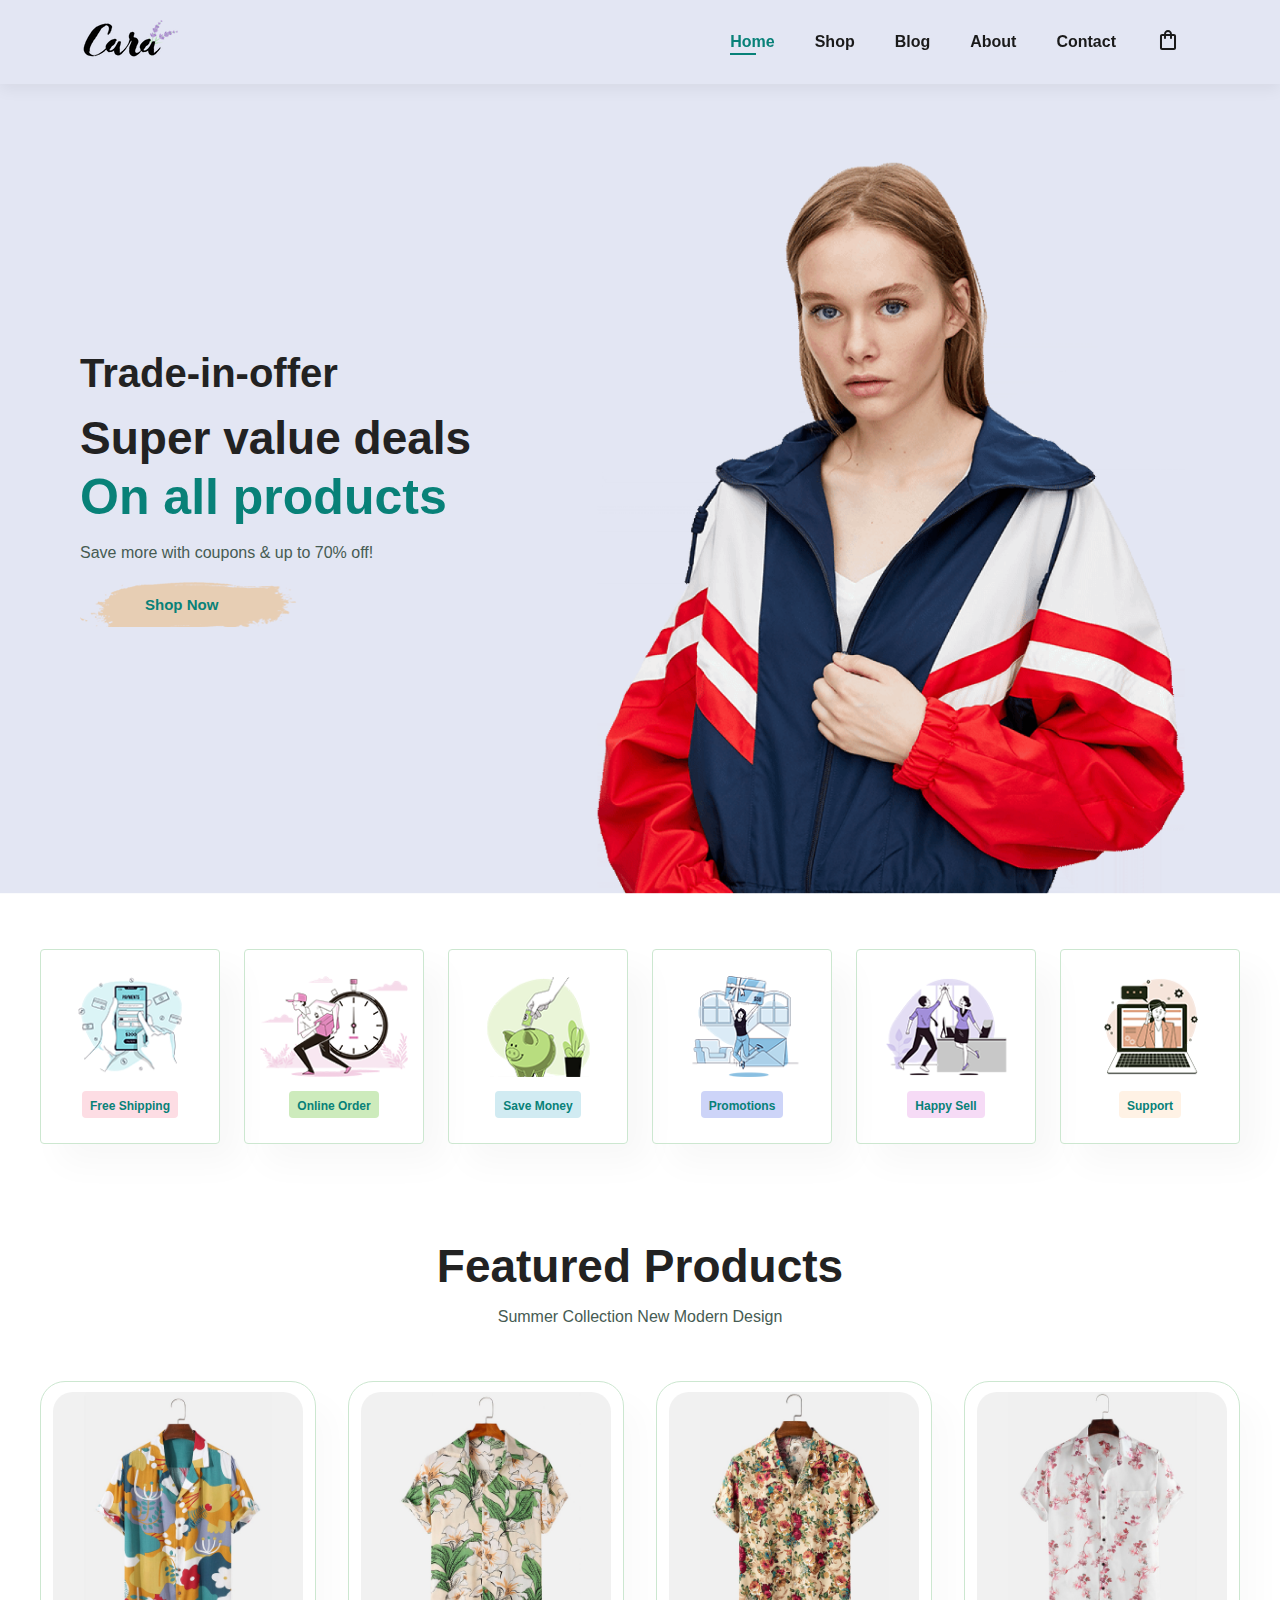
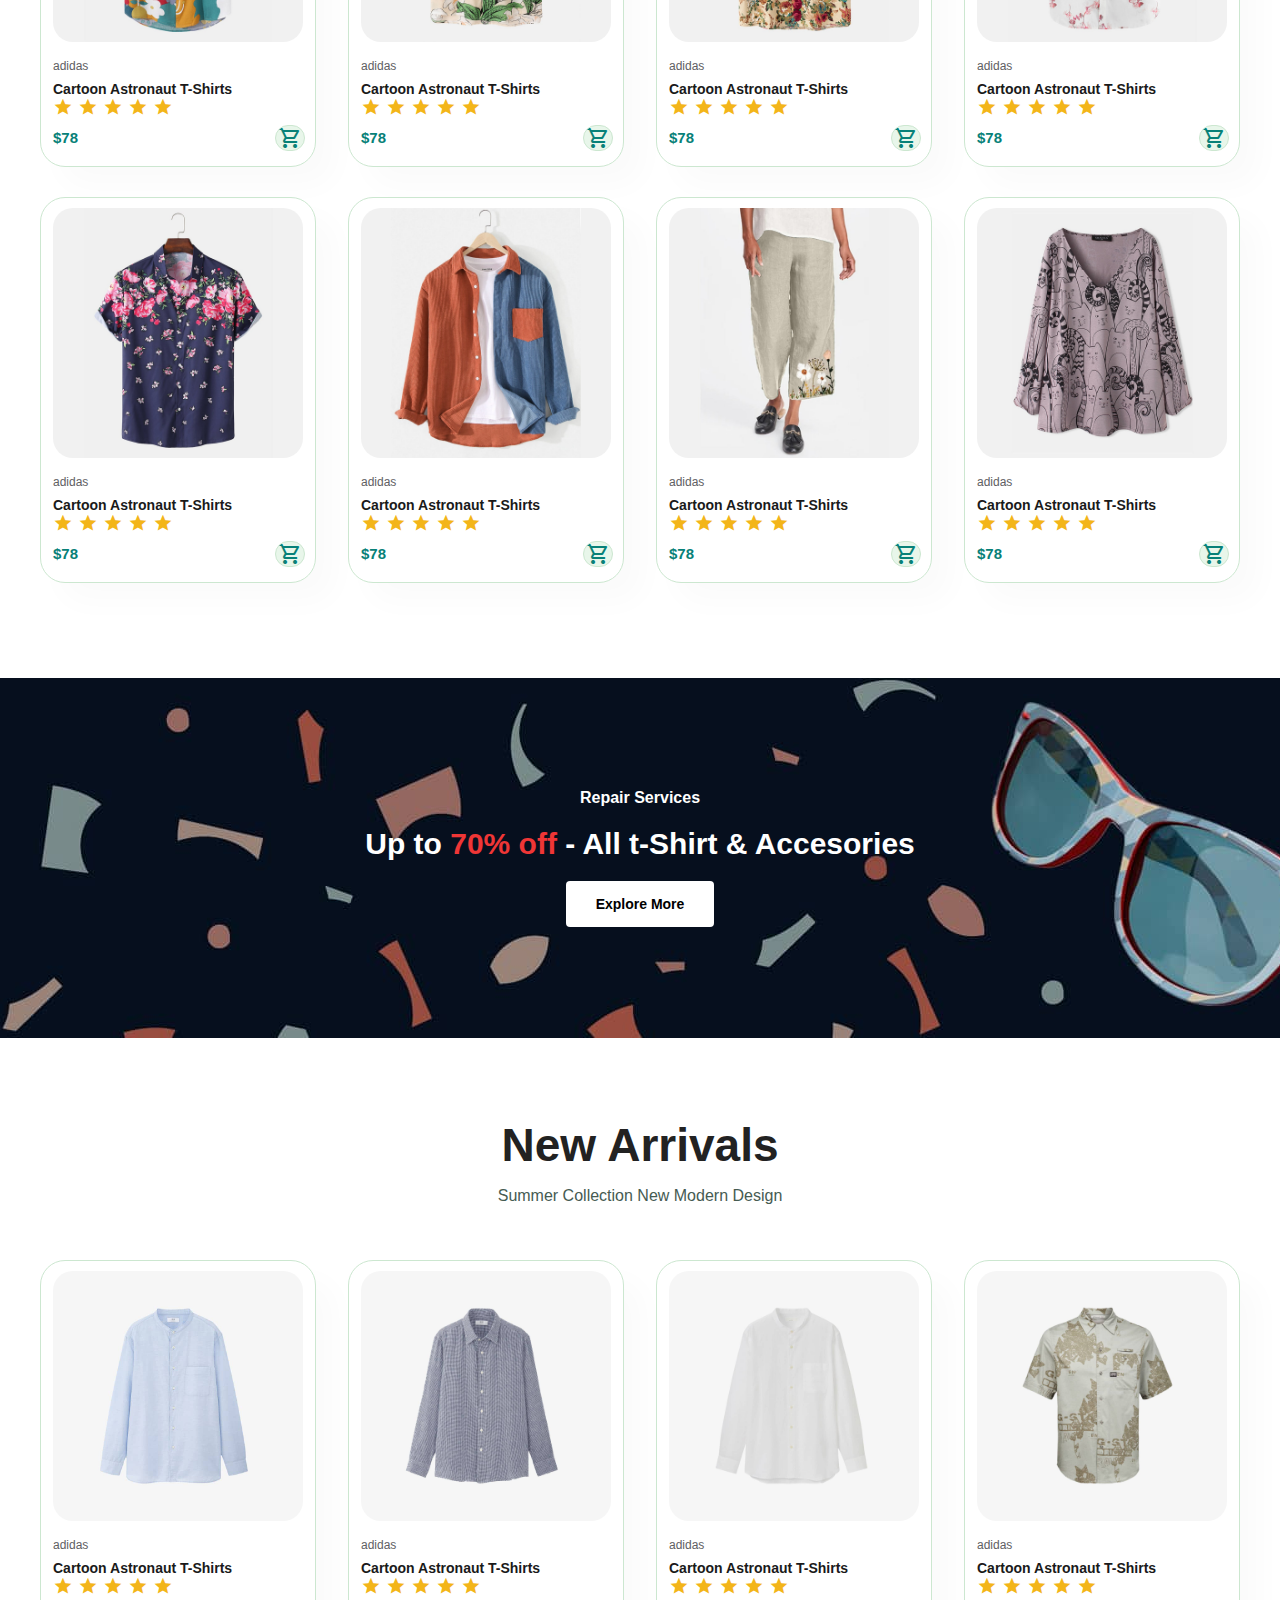
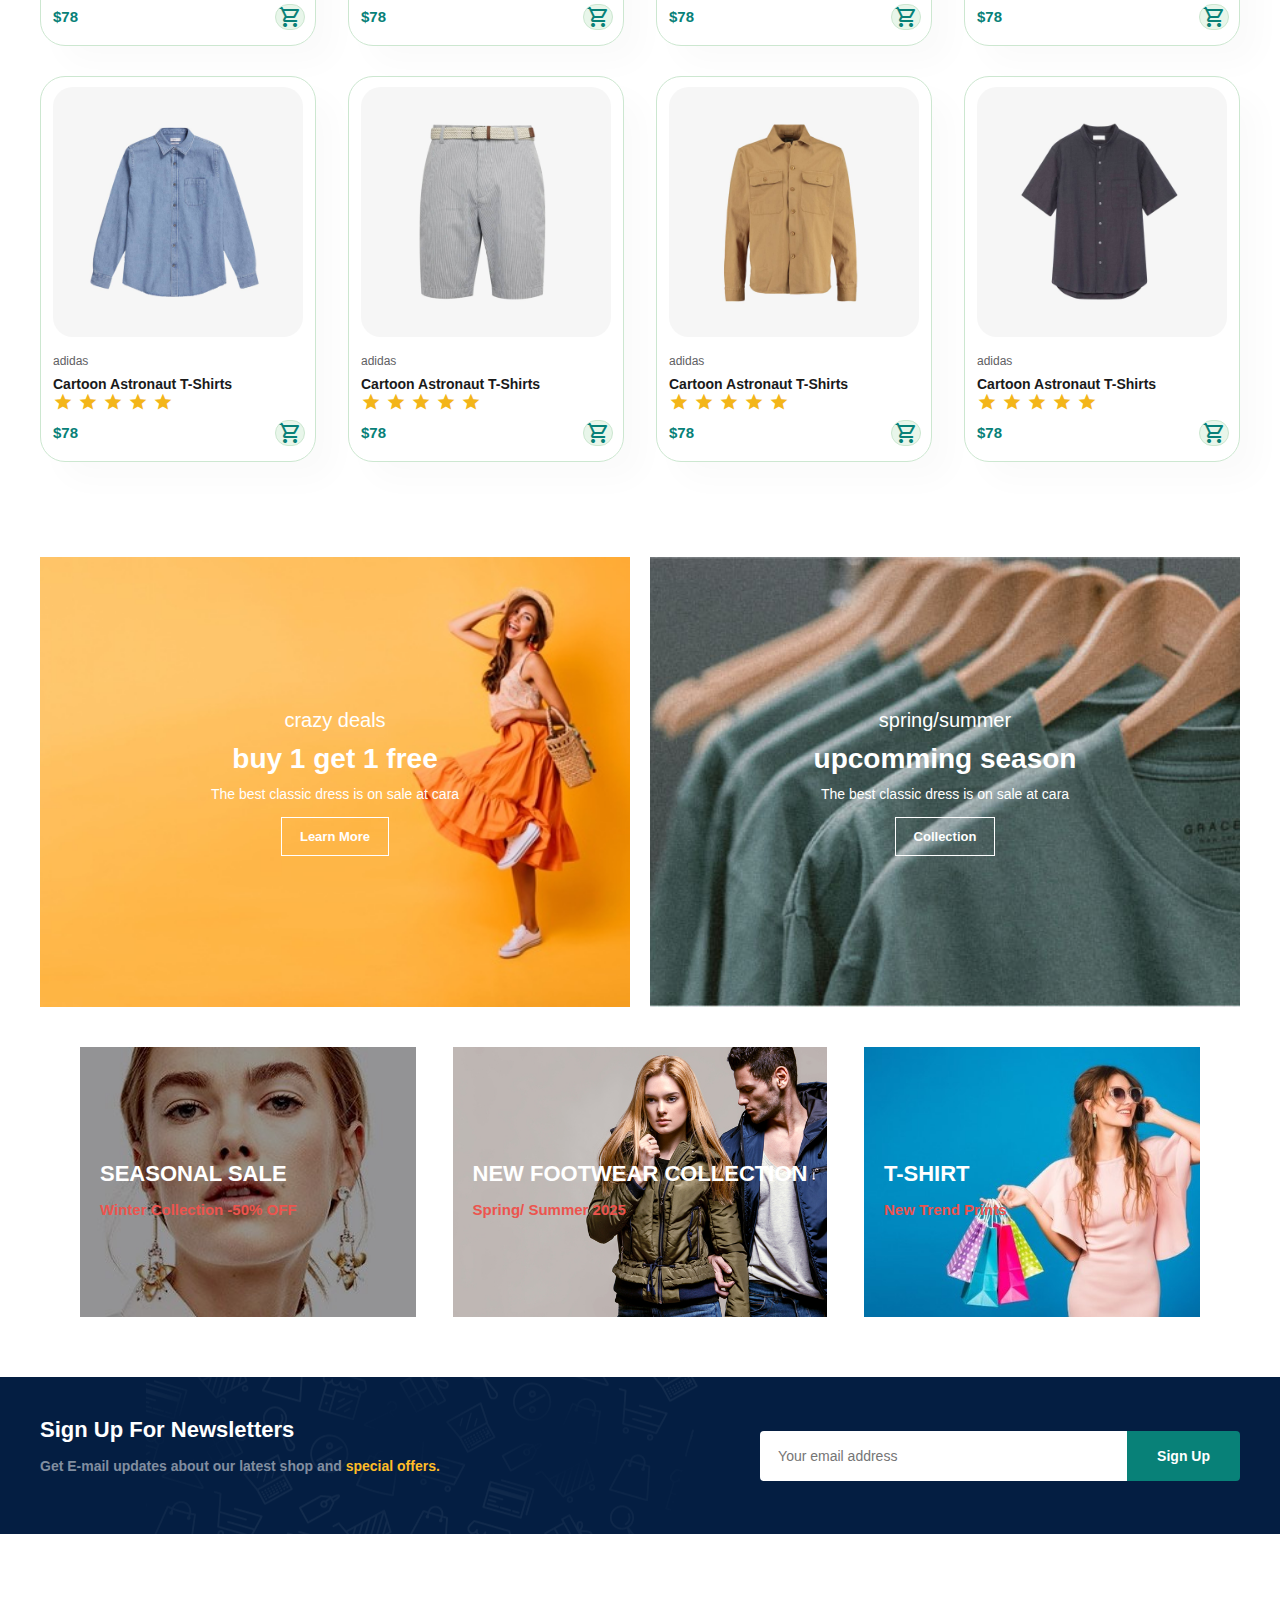
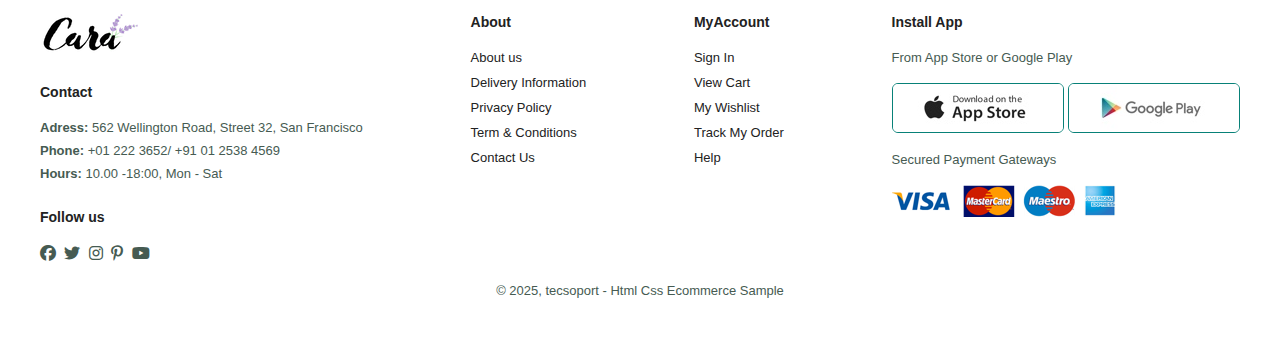
<file: index.html>
<!DOCTYPE html>
<html lang="en">
<head>
    <meta charset="UTF-8">
    <meta name="viewport" content="width=device-width, initial-scale=1.0">
    <title>Ecommerce Muestra</title>
   
    <!-- Incluye Font Awesome (CDN) -->
<link rel="stylesheet" href="https://cdnjs.cloudflare.com/ajax/libs/font-awesome/6.5.1/css/all.min.css">
<link rel="stylesheet" href="https://fonts.googleapis.com/icon?family=Material+Icons+Outlined">

<link rel="stylesheet" href="https://fonts.googleapis.com/icon?family=Material+Icons">


    <link rel="stylesheet" href="style.css"/>

    
</head>
<body>
    <section id="header">
        <a href="#"><img src="img/logo.png" class="logo" alt=""></a>

        <div>
            <ul id="navbar">
                <li><a class="active" href="index.html">Home</a></li>
                <li><a href="shop.html">Shop</a></li>
                <li><a href="blog.html">Blog</a></li>
                <li><a href="about.html">About</a></li>
                <li><a href="contact.html">Contact</a></li>
                <li id="lg-bag"><a href="cart.html"><span class="material-icons-outlined">shopping_bag</span>
                </a></li>
                <a href="#" id="close"><span class="material-icons-outlined">
                    close
                    </span></a>  
            </ul>
        </div>
       
        <div id="mobile">
             <a href="cart.html"><span class="material-icons-outlined">shopping_bag</span></a>
            <i id="bar" class="fas fa-outdent"></i>
            
        </div>
    </section>

    <section id="hero">
        <h4>Trade-in-offer</h4>
        <h2>Super value deals</h2>
        <h1>On all products</h1>
        <p>Save more with coupons & up to 70% off!</p>
        <button>Shop Now</button>
    </section>
    <section id="feature" class="section-p1">
        <div class="fe-box">
            <img src="img/features/f1.png" alt="">
            <h6>Free Shipping</h6>
        </div>
        <div class="fe-box">
            <img src="img/features/f2.png" alt="">
            <h6>Online Order</h6>
        </div>
        <div class="fe-box">
            <img src="img/features/f3.png" alt="">
            <h6>Save Money</h6>
        </div>
        <div class="fe-box">
            <img src="img/features/f4.png" alt="">
            <h6>Promotions</h6>
        </div>
        <div class="fe-box">
            <img src="img/features/f5.png" alt="">
            <h6>Happy Sell</h6>
        </div>
        <div class="fe-box">
            <img src="img/features/f6.png" alt="">
            <h6>Support</h6>
        </div>
    </section>
    <section id="product1" class="section-p1">
        <h2>Featured Products</h2>
        <p>Summer Collection New Modern Design</p>
        <div class="pro-container">
            <div class="pro">
                <img src="img/products/f1.jpg" alt="">
                <div class="des">  <span class="proname">adidas</span>
                    <h5>Cartoon Astronaut T-Shirts</h5>
                    <div class="star"> 
                        <span class="star">star</span>
                        <span class="star">star</span>
                        <span class="star">star</span>
                        <span class="star">star</span>
                        <span class="star">star</span>
                    </div>
                    <h4>$78</h4>
                </div>
                   
                <a href="#"><span class="material-icons-outlined" id="cart">
                    shopping_cart
                    </span></a>
            </div>
            <div class="pro">
                <img src="img/products/f2.jpg" alt="">
                <div class="des">
                    <span class="proname">adidas</span>
                    <h5>Cartoon Astronaut T-Shirts</h5>
                    <div class="star"> 
                        <span class="star">star</span>
                        <span class="star">star</span>
                        <span class="star">star</span>
                        <span class="star">star</span>
                        <span class="star">star</span>
                    </div>
                    <h4>$78</h4>
                   
                </div>
                <a href="#"><span class="material-icons-outlined" id="cart">
                    shopping_cart
                    </span></a>
            </div>
            <div class="pro">
                <img src="img/products/f3.jpg" alt="">
                <div class="des">
                    <span class="proname">adidas</span>
                    <h5>Cartoon Astronaut T-Shirts</h5>
                    <div class="star"> 
                        <span class="star">star</span>
                        <span class="star">star</span>
                        <span class="star">star</span>
                        <span class="star">star</span>
                        <span class="star">star</span>
                    </div>
                    <h4>$78</h4>
                   
                </div>
                <a href="#"><span class="material-icons-outlined" id="cart">
                    shopping_cart
                    </span></a>
            </div>
            <div class="pro">
                <img src="img/products/f4.jpg" alt="">
                <div class="des">
                    <span class="proname">adidas</span>
                    <h5>Cartoon Astronaut T-Shirts</h5>
                    <div class="star"> 
                        <span class="star">star</span>
                        <span class="star">star</span>
                        <span class="star">star</span>
                        <span class="star">star</span>
                        <span class="star">star</span>
                    </div>
                    <h4>$78</h4>
                   
                </div>
                <a href="#"><span class="material-icons-outlined" id="cart">
                    shopping_cart
                    </span></a>
            </div>
            <div class="pro">
                <img src="img/products/f5.jpg" alt="">
                <div class="des">
                    <span class="proname">adidas</span>
                    <h5>Cartoon Astronaut T-Shirts</h5>
                    <div class="star"> 
                        <span class="star">star</span>
                        <span class="star">star</span>
                        <span class="star">star</span>
                        <span class="star">star</span>
                        <span class="star">star</span>
                    </div>
                    <h4>$78</h4>
                   
                </div>
                <a href="#"><span class="material-icons-outlined" id="cart">
                    shopping_cart
                    </span></a>
            </div>
            <div class="pro">
                <img src="img/products/f6.jpg" alt="">
                <div class="des">
                    <span class="proname">adidas</span>
                    <h5>Cartoon Astronaut T-Shirts</h5>
                    <div class="star"> 
                        <span class="star">star</span>
                        <span class="star">star</span>
                        <span class="star">star</span>
                        <span class="star">star</span>
                        <span class="star">star</span>
                    </div>
                    <h4>$78</h4>
                   
                </div>
                <a href="#"><span class="material-icons-outlined" id="cart">
                    shopping_cart
                    </span></a>
            </div>
            <div class="pro">
                <img src="img/products/f7.jpg" alt="">
                <div class="des">
                    <span class="proname">adidas</span>
                    <h5>Cartoon Astronaut T-Shirts</h5>
                    <div class="star"> 
                        <span class="star">star</span>
                        <span class="star">star</span>
                        <span class="star">star</span>
                        <span class="star">star</span>
                        <span class="star">star</span>
                    </div>
                    <h4>$78</h4>
                   
                </div>
                <a href="#"><span class="material-icons-outlined" id="cart">
                    shopping_cart
                    </span></a>
            </div>
            <div class="pro">
                <img src="img/products/f8.jpg" alt="">
                <div class="des">
                    <span class="proname">adidas</span>
                    <h5>Cartoon Astronaut T-Shirts</h5>
                    <div class="star"> 
                        <span class="star">star</span>
                        <span class="star">star</span>
                        <span class="star">star</span>
                        <span class="star">star</span>
                        <span class="star">star</span>
                    </div>
                    <h4>$78</h4>
                   
                </div>
                <a href="#"><span class="material-icons-outlined" id="cart">
                    shopping_cart
                    </span></a>
            </div>
        </div>
    </section>
    <section id="banner" class="section-m1">
        <h4>Repair Services</h4>
        <h2>Up to <span>70% off</span>  - All t-Shirt & Accesories</h2>
        <button class="normal">Explore More</button>
    </section>
    <section id="product1" class="section-p1">
        <h2>New Arrivals</h2>
        <p>Summer Collection New Modern Design</p>
        <div class="pro-container">
            <div class="pro">
                <img src="img/products/n1.jpg" alt="">
                <div class="des">
                    <span class="proname">adidas</span>
                    <h5>Cartoon Astronaut T-Shirts</h5>
                    <div class="star"> 
                        <span class="star">star</span>
                        <span class="star">star</span>
                        <span class="star">star</span>
                        <span class="star">star</span>
                        <span class="star">star</span>
                    </div>
                    <h4>$78</h4>
                   
                </div>
                <span class="material-icons-outlined" id="cart">
                    shopping_cart
                    </span>
            </div>
            <div class="pro">
                <img src="img/products/n2.jpg" alt="">
                <div class="des">
                    <span class="proname">adidas</span>
                    <h5>Cartoon Astronaut T-Shirts</h5>
                    <div class="star"> 
                        <span class="star">star</span>
                        <span class="star">star</span>
                        <span class="star">star</span>
                        <span class="star">star</span>
                        <span class="star">star</span>
                    </div>
                    <h4>$78</h4>
                   
                </div>
                <span class="material-icons-outlined" id="cart">
                    shopping_cart
                    </span>
            </div>
            <div class="pro">
                <img src="img/products/n3.jpg" alt="">
                <div class="des">
                    <span class="proname">adidas</span>
                    <h5>Cartoon Astronaut T-Shirts</h5>
                    <div class="star"> 
                        <span class="star">star</span>
                        <span class="star">star</span>
                        <span class="star">star</span>
                        <span class="star">star</span>
                        <span class="star">star</span>
                    </div>
                    <h4>$78</h4>
                   
                </div>
                <span class="material-icons-outlined" id="cart">
                    shopping_cart
                    </span>
            </div>
            <div class="pro">
                <img src="img/products/n4.jpg" alt="">
                <div class="des">
                    <span class="proname">adidas</span>
                    <h5>Cartoon Astronaut T-Shirts</h5>
                    <div class="star"> 
                        <span class="star">star</span>
                        <span class="star">star</span>
                        <span class="star">star</span>
                        <span class="star">star</span>
                        <span class="star">star</span>
                    </div>
                    <h4>$78</h4>
                   
                </div>
                <span class="material-icons-outlined" id="cart">
                    shopping_cart
                    </span>
            </div>
            <div class="pro">
                <img src="img/products/n5.jpg" alt="">
                <div class="des">
                    <span class="proname">adidas</span>
                    <h5>Cartoon Astronaut T-Shirts</h5>
                    <div class="star"> 
                        <span class="star">star</span>
                        <span class="star">star</span>
                        <span class="star">star</span>
                        <span class="star">star</span>
                        <span class="star">star</span>
                    </div>
                    <h4>$78</h4>
                   
                </div>
                <span class="material-icons-outlined" id="cart">
                    shopping_cart
                    </span>
            </div>
            <div class="pro">
                <img src="img/products/n6.jpg" alt="">
                <div class="des">
                    <span class="proname">adidas</span>
                    <h5>Cartoon Astronaut T-Shirts</h5>
                    <div class="star"> 
                        <span class="star">star</span>
                        <span class="star">star</span>
                        <span class="star">star</span>
                        <span class="star">star</span>
                        <span class="star">star</span>
                    </div><h4>$78</h4></div>
                    <div><span class="material-icons-outlined" id="cart">shopping_cart</span>

                    </div></div>
            <div class="pro">
                <img src="img/products/n7.jpg" alt="">
                <div class="des">
                    <span class="proname">adidas</span>
                    <h5>Cartoon Astronaut T-Shirts</h5>
                    <div class="star"> 
                        <span class="star">star</span>
                        <span class="star">star</span>
                        <span class="star">star</span>
                        <span class="star">star</span>
                        <span class="star">star</span>
                    </div>
                    <h4>$78</h4>
                   
                </div>
                <span class="material-icons-outlined" id="cart">
                    shopping_cart
                    </span>
            </div>
            <div class="pro">
                <img src="img/products/n8.jpg" alt="">
                <div class="des">
                    <span class="proname">adidas</span>
                    <h5>Cartoon Astronaut T-Shirts</h5>
                    <div class="star"> 
                        <span class="star">star</span>
                        <span class="star">star</span>
                        <span class="star">star</span>
                        <span class="star">star</span>
                        <span class="star">star</span>
                    </div>
                    <h4>$78</h4>
                   
                </div>
                <span class="material-icons-outlined" id="cart">
                    shopping_cart
                    </span>
            </div>
        </div>
    </section>
    <section id="sm-banner" class="section-p1">
        <div class="banner-box5">
            <h4>crazy deals</h4>
            <h2>buy 1 get 1 free</h2>
            <span>The best classic dress is on sale at cara</span>
            <button class="white">Learn More</button>
        </div>
        <div class="banner-box6">
            <h4>spring/summer</h4>
            <h2>upcomming season</h2>
            <span>The best classic dress is on sale at cara</span>
            <button class="white">Collection</button>
        </div>
    </section>
    <section id="banner3">
        <div class="banner-box">
            <h2>SEASONAL SALE</h2>
            <H3>Winter Collection -50% OFF</H3>
        </div>
        <div class="banner-box banner-box2">
            <h2>NEW FOOTWEAR COLLECTION</h2>
            <H3>Spring/ Summer 2025</H3>
        </div>
        <div class="banner-box banner-box3">
            <h2>T-SHIRT</h2>
            <H3>New Trend Prints</H3>
        </div>
    </section>
    
    <section id="newsletter" class="section-p1 section-m1">
        <div class="newstext">
            <h4>Sign Up For Newsletters</h4>
            <p>Get E-mail updates about our latest shop and <span>special offers.</span> </p>
        </div>
        <div class="form">
            <input type="text" placeholder="Your email address">
            <button class="normal">Sign Up</button>
        </div>
    </section>

    <footer class="section-p1">
        <div class="col">
            <img class="logo" src="img/logo.png" alt="">
            <h4>Contact</h4>
            <p> <strong>Adress:</strong> 562 Wellington Road, Street 32, San Francisco</p>
            <p> <strong>Phone:</strong> +01 222 3652/ +91 01 2538 4569</p>
            <p> <strong>Hours:</strong> 10.00 -18:00, Mon - Sat</p>
            <div class="follow">
                <h4>Follow us</h4>
                <div class="icon">
                    <i class="fa-brands fa-facebook"></i>
                    <i class="fa-brands fa-twitter"></i>
                    <i class="fa-brands fa-instagram"></i>
                    <i class="fa-brands fa-pinterest-p"></i>
                    <i class="fa-brands fa-youtube"></i>
                </div>
            </div>
        </div>

        <div class="col">
            <h4>About</h4>
            <a href="#">About us</a>
            <a href="#">Delivery Information</a>
            <a href="#">Privacy Policy</a>
            <a href="#">Term & Conditions</a>
            <a href="#">Contact Us</a>
        </div>
        <div class="col">
            <h4>MyAccount</h4>
            <a href="#">Sign In</a>
            <a href="#">View Cart</a>
            <a href="#">My Wishlist</a>
            <a href="#">Track My Order</a>
            <a href="#">Help</a>
        </div>
        <div class="col install">
            <h4>Install App</h4>
            <p>From App Store or Google Play</p>
            <div class="row">
                <img src="img/pay/app.jpg" alt="">
                <img src="img/pay/play.jpg" alt="">
            </div>
            <p>Secured Payment Gateways</p>
            <img src="img/pay/pay.png" alt="">
        </div>

        <div class="copyright">
            <p>© 2025, tecsoport - Html Css Ecommerce Sample</p>
        </div>
    </footer>

    <script src="script.js"></script>
</body>
</html>
</file>
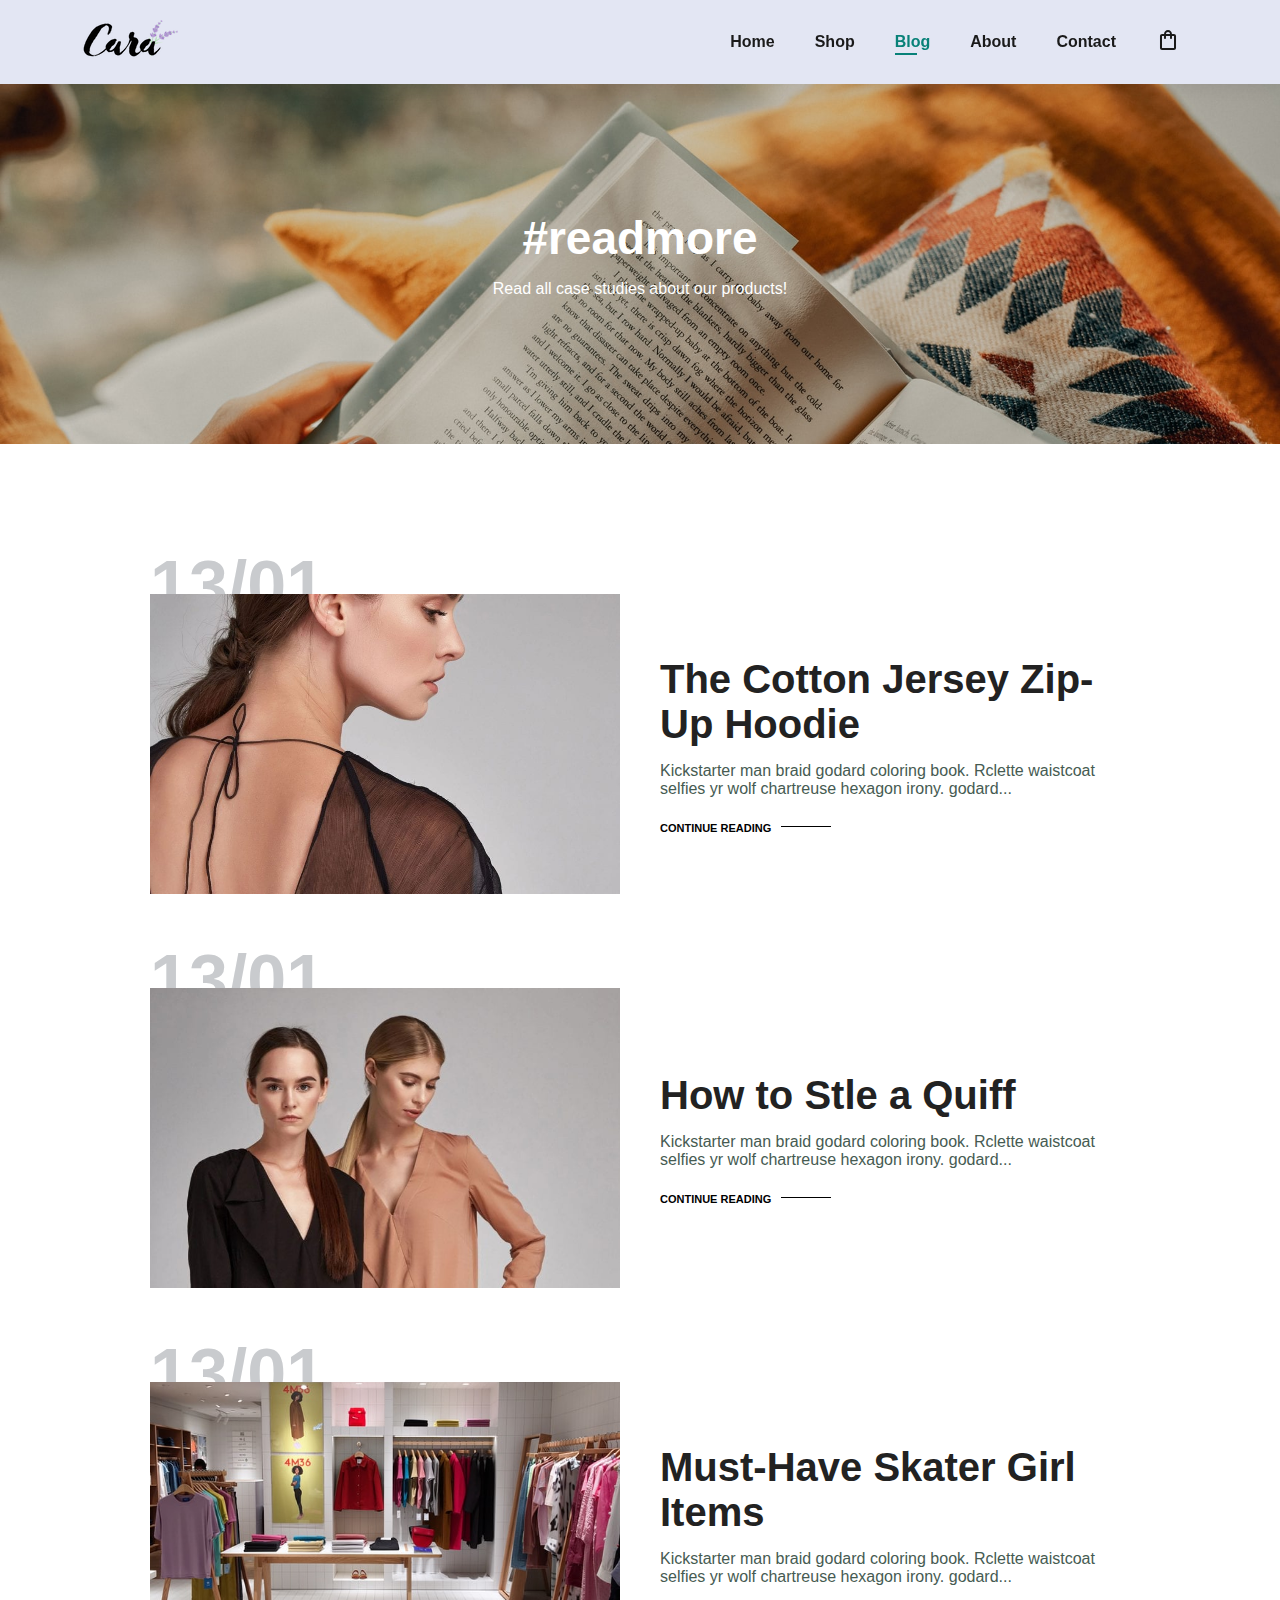
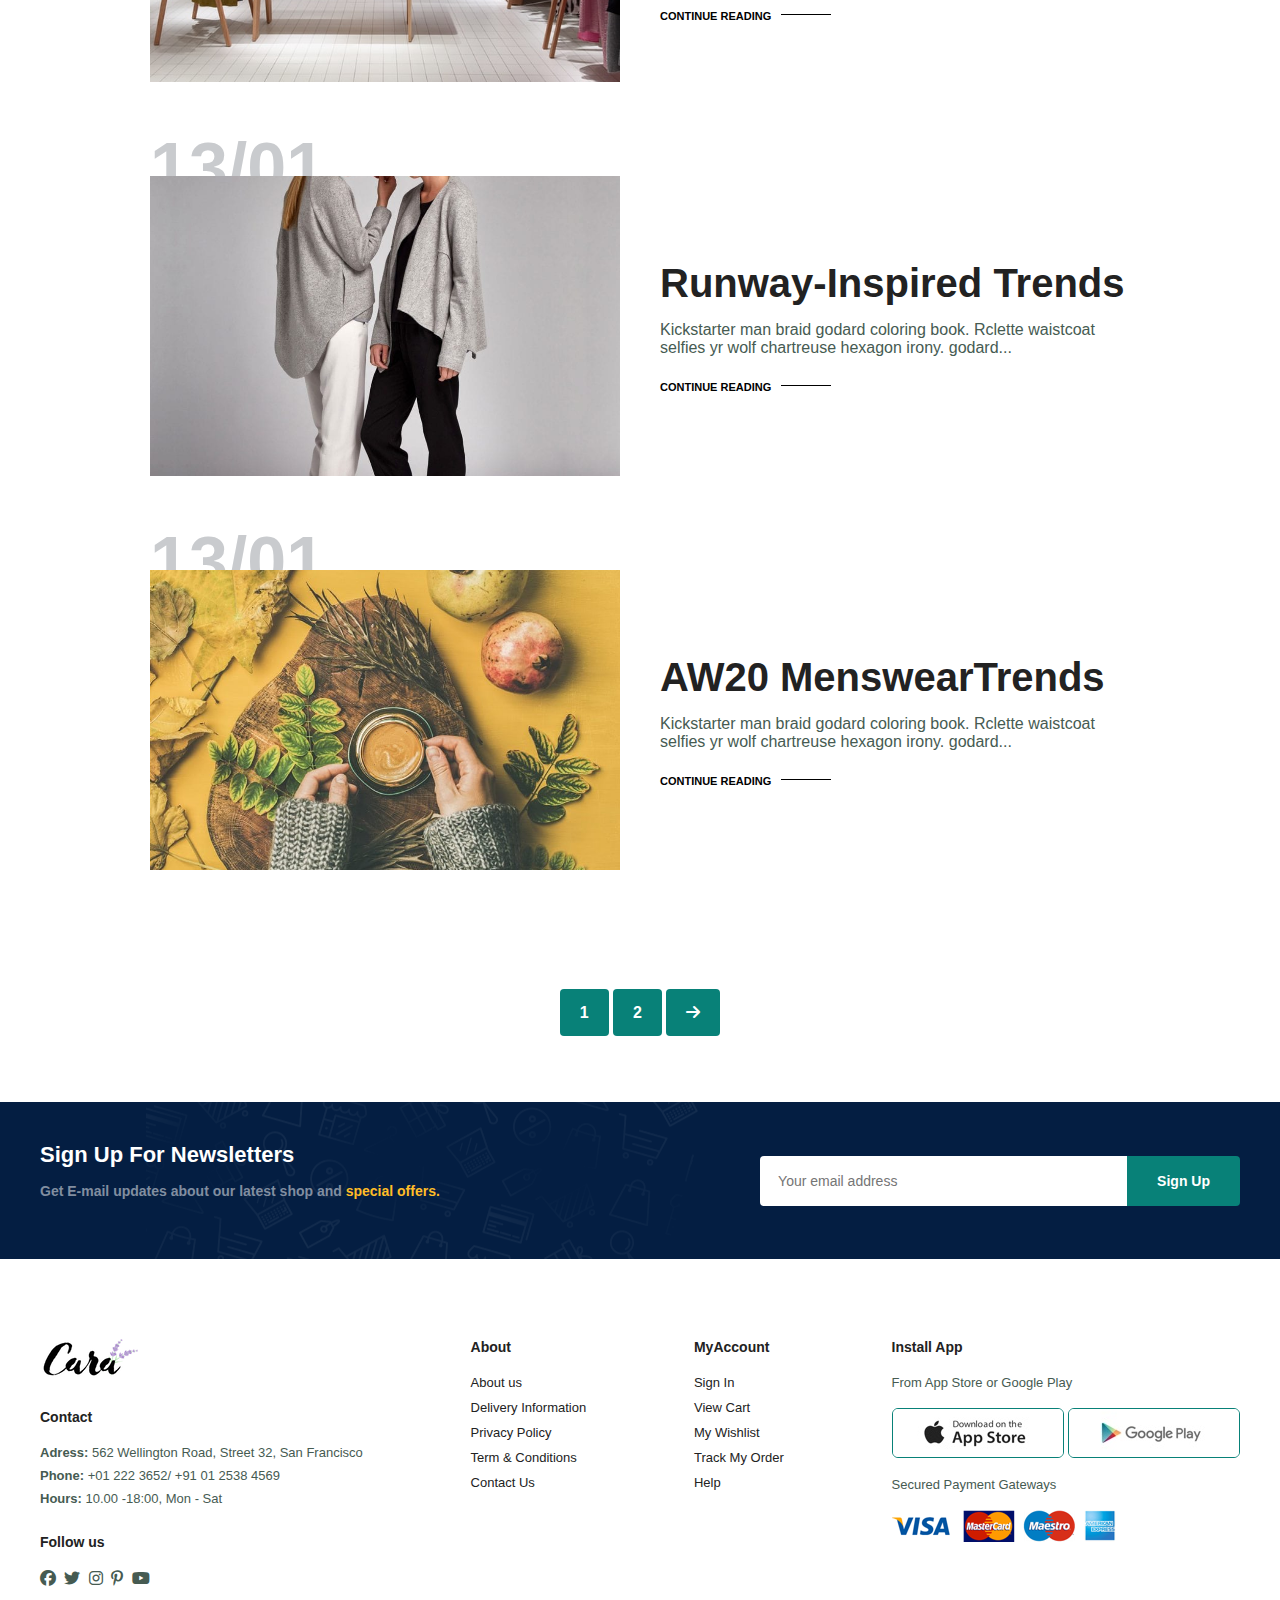
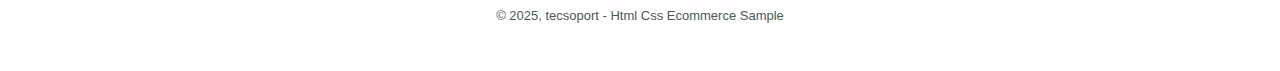
<file: blog.html>
<!DOCTYPE html>
<html lang="en">
<head>
    <meta charset="UTF-8">
    <meta name="viewport" content="width=device-width, initial-scale=1.0">
    <title>Ecommerce Muestra</title>
   
    <!-- Incluye Font Awesome (CDN) -->
<link rel="stylesheet" href="https://cdnjs.cloudflare.com/ajax/libs/font-awesome/6.5.1/css/all.min.css">
<link rel="stylesheet" href="https://fonts.googleapis.com/icon?family=Material+Icons+Outlined">

<link rel="stylesheet" href="https://fonts.googleapis.com/icon?family=Material+Icons">


    <link rel="stylesheet" href="style.css"/>

    
</head>
<body>
    <section id="header">
        <a href="#"><img src="img/logo.png" class="logo" alt=""></a>

        <div>
            <ul id="navbar">
                <li><a  href="index.html">Home</a></li>
                <li><a href="shop.html">Shop</a></li>
                <li><a class="active" href="blog.html">Blog</a></li>
                <li><a href="about.html">About</a></li>
                <li><a href="contact.html">Contact</a></li>
                <li id="lg-bag"><a href="cart.html"><span class="material-icons-outlined">shopping_bag</span>
                </a></li>
                <a href="#" id="close"><span class="material-icons-outlined">
                    close
                    </span></a>  
            </ul>
        </div>
       
        <div id="mobile">
             <a href="cart.html"><span class="material-icons-outlined">shopping_bag</span></a>
            <i id="bar" class="fas fa-outdent"></i>
            
        </div>
    </section>

    <section id="page-header" class="blog-header">
    
        <h2>#readmore</h2>
    
        <p>Read all case studies about our products!</p>
    
    </section>
    <section id="blog">
        <div class="blog-box">
            <div class="blog-img">
                <img src="img/blog/b1.jpg" alt="">
            </div>
            <div class="blog-details">
                <h4>The Cotton Jersey Zip-Up Hoodie</h4>
                <p>Kickstarter man braid godard coloring book. Rclette waistcoat selfies yr wolf chartreuse hexagon irony. godard...</p>
                <a href="#">CONTINUE READING</a>
            </div>
            <H1>13/01</H1>
        </div>
        <div class="blog-box">
            <div class="blog-img">
                <img src="img/blog/b2.jpg" alt="">
            </div>
            <div class="blog-details">
                <h4>How to Stle a Quiff</h4>
                <p>Kickstarter man braid godard coloring book. Rclette waistcoat selfies yr wolf chartreuse hexagon irony. godard...</p>
                <a href="#">CONTINUE READING</a>
            </div>
            <H1>13/01</H1>
        </div>
        <div class="blog-box">
            <div class="blog-img">
                <img src="img/blog/b3.jpg" alt="">
            </div>
            <div class="blog-details">
                <h4>Must-Have Skater Girl Items</h4>
                <p>Kickstarter man braid godard coloring book. Rclette waistcoat selfies yr wolf chartreuse hexagon irony. godard...</p>
                <a href="#">CONTINUE READING</a>
            </div>
            <H1>13/01</H1>
        </div>
        <div class="blog-box">
            <div class="blog-img">
                <img src="img/blog/b4.jpg" alt="">
            </div>
            <div class="blog-details">
                <h4>Runway-Inspired Trends</h4>
                <p>Kickstarter man braid godard coloring book. Rclette waistcoat selfies yr wolf chartreuse hexagon irony. godard...</p>
                <a href="#">CONTINUE READING</a>
            </div>
            <H1>13/01</H1>
        </div>
        <div class="blog-box">
            <div class="blog-img">
                <img src="img/blog/b6.jpg" alt="">
            </div>
            <div class="blog-details">
                <h4>AW20 MenswearTrends</h4>
                <p>Kickstarter man braid godard coloring book. Rclette waistcoat selfies yr wolf chartreuse hexagon irony. godard...</p>
                <a href="#">CONTINUE READING</a>
            </div>
            <H1>13/01</H1>
        </div>
    </section>

    <section id="pagination" class="section-p1">
        <a href="#">1</a>
        <a href="#">2</a>
        <a href="#"><i class="fa-solid fa-arrow-right"></i>
        </a>
    </section>
    <section id="newsletter" class="section-p1 section-m1">
        <div class="newstext">
            <h4>Sign Up For Newsletters</h4>
            <p>Get E-mail updates about our latest shop and <span>special offers.</span> </p>
        </div>
        <div class="form">
            <input type="text" placeholder="Your email address">
            <button class="normal">Sign Up</button>
        </div>
    </section>

    <footer class="section-p1">
        <div class="col">
            <img class="logo" src="img/logo.png" alt="">
            <h4>Contact</h4>
            <p> <strong>Adress:</strong> 562 Wellington Road, Street 32, San Francisco</p>
            <p> <strong>Phone:</strong> +01 222 3652/ +91 01 2538 4569</p>
            <p> <strong>Hours:</strong> 10.00 -18:00, Mon - Sat</p>
            <div class="follow">
                <h4>Follow us</h4>
                <div class="icon">
                    <i class="fa-brands fa-facebook"></i>
                    <i class="fa-brands fa-twitter"></i>
                    <i class="fa-brands fa-instagram"></i>
                    <i class="fa-brands fa-pinterest-p"></i>
                    <i class="fa-brands fa-youtube"></i>
                </div>
            </div>
        </div>

        <div class="col">
            <h4>About</h4>
            <a href="#">About us</a>
            <a href="#">Delivery Information</a>
            <a href="#">Privacy Policy</a>
            <a href="#">Term & Conditions</a>
            <a href="#">Contact Us</a>
        </div>
        <div class="col">
            <h4>MyAccount</h4>
            <a href="#">Sign In</a>
            <a href="#">View Cart</a>
            <a href="#">My Wishlist</a>
            <a href="#">Track My Order</a>
            <a href="#">Help</a>
        </div>
        <div class="col install">
            <h4>Install App</h4>
            <p>From App Store or Google Play</p>
            <div class="row">
                <img src="img/pay/app.jpg" alt="">
                <img src="img/pay/play.jpg" alt="">
            </div>
            <p>Secured Payment Gateways</p>
            <img src="img/pay/pay.png" alt="">
        </div>

        <div class="copyright">
            <p>© 2025, tecsoport - Html Css Ecommerce Sample</p>
        </div>
    </footer>

    <script src="script.js"></script>
</body>
</html>
</file>
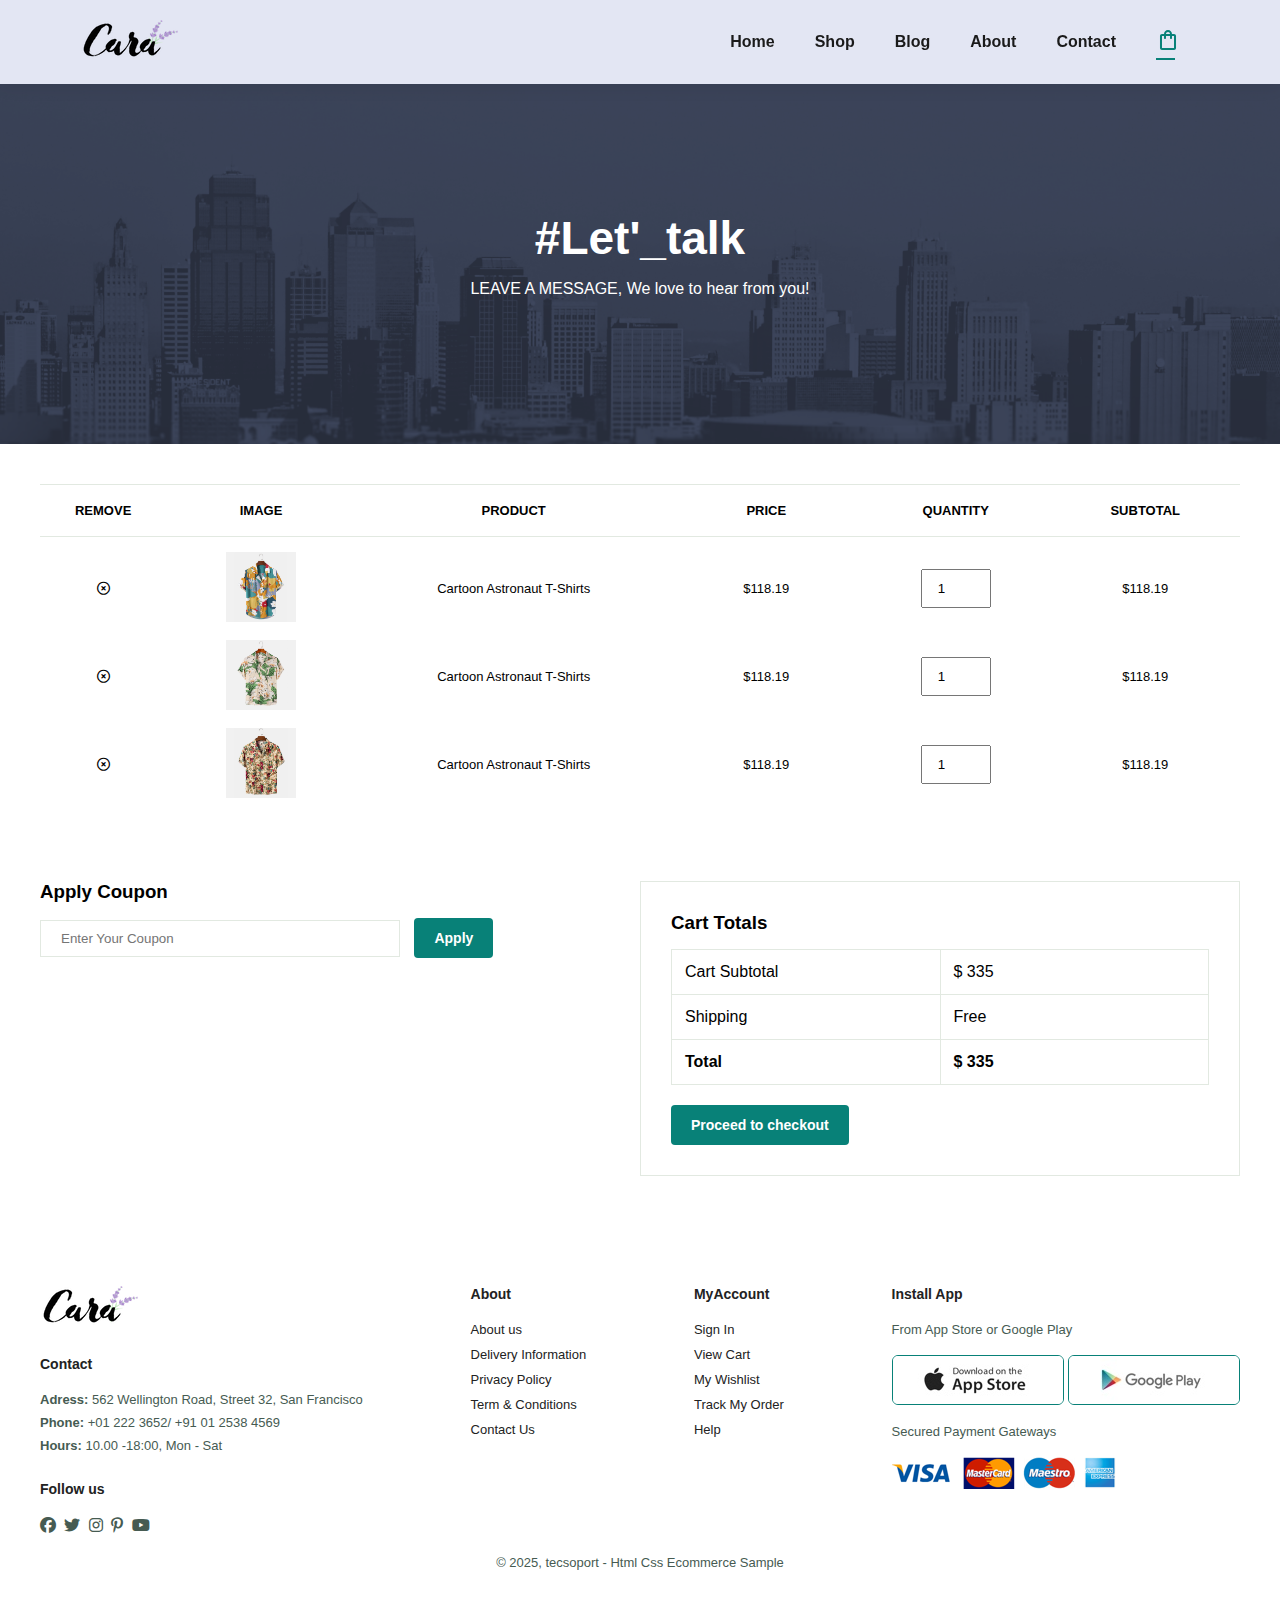
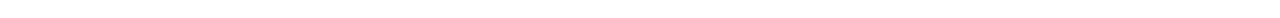
<file: cart.html>
<!DOCTYPE html>
<html lang="en">
<head>
    <meta charset="UTF-8">
    <meta name="viewport" content="width=device-width, initial-scale=1.0">
    <title>Ecommerce Muestra</title>
   
    <!-- Incluye Font Awesome (CDN) -->
<link rel="stylesheet" href="https://cdnjs.cloudflare.com/ajax/libs/font-awesome/6.5.1/css/all.min.css">
<link rel="stylesheet" href="https://fonts.googleapis.com/icon?family=Material+Icons+Outlined">

<link rel="stylesheet" href="https://fonts.googleapis.com/icon?family=Material+Icons">


    <link rel="stylesheet" href="style.css"/>

    
</head>
<body>
    <section id="header">
        <a href="#"><img src="img/logo.png" class="logo" alt=""></a>

        <div>
            <ul id="navbar">
                <li><a  href="index.html">Home</a></li>
                <li><a href="shop.html">Shop</a></li>
                <li><a  href="blog.html">Blog</a></li>
                <li><a  href="about.html">About</a></li>
                <li><a  href="contact.html">Contact</a></li>
                <li id="lg-bag"><a class="active" href="cart.html"><span class="material-icons-outlined">shopping_bag</span>
                </a></li>
                <a href="#" id="close"><span class="material-icons-outlined">
                    close
                    </span></a>  
            </ul>
        </div>
       
        <div id="mobile">
             <a href="cart.html"><span class="material-icons-outlined">shopping_bag</span></a>
            <i id="bar" class="fas fa-outdent"></i>
            
        </div>
    </section>

    <section id="page-header" class="about-header">
    
        <h2>#Let'_talk</h2>
    
        <p>LEAVE A MESSAGE, We love to hear from you!</p>
    
    </section>
    <section id="cart" class="section-p1">
        <table width="100%">
            <thead>
                <tr>
                    <td>Remove</td>
                    <td>Image</td>
                    <td>Product</td>
                    <td>Price</td>
                    <td>Quantity</td>
                    <td>Subtotal</td>
                </tr>
            </thead>
            <tbody>
                <tr>
                    <td><i class="far fa-times-circle"></i><a href="#"></a></td>
                    <td><img src="img/products/f1.jpg" alt=""></td>
                    <td>Cartoon Astronaut T-Shirts</td>
                    <td>$118.19</td>
                    <td><input type="number" value="1"></td>
                    <td>$118.19</td>
                </tr>
                <tr>
                    <td><i class="far fa-times-circle"></i><a href="#"></a></td>
                    <td><img src="img/products/f2.jpg" alt=""></td>
                    <td>Cartoon Astronaut T-Shirts</td>
                    <td>$118.19</td>
                    <td><input type="number" value="1"></td>
                    <td>$118.19</td>
                </tr>
                <tr>
                    <td><i class="far fa-times-circle"></i><a href="#"></a></td>
                    <td><img src="img/products/f3.jpg" alt=""></td>
                    <td>Cartoon Astronaut T-Shirts</td>
                    <td>$118.19</td>
                    <td><input type="number" value="1"></td>
                    <td>$118.19</td>
                </tr>
            </tbody>
        </table>
    </section>
    <section id="cart-add" class="section-p1">
        <div id="coupon">
            <h3>Apply Coupon</h3>
            <div>
                <input type="text" placeholder="Enter Your Coupon">
                <button class="normal">Apply</button>
            </div>
        </div>
        <div id="subtotal">
            <h3>Cart Totals</h3>
            <table>
                <tr>
                    <td>Cart Subtotal</td>
                    <td>$ 335</td>
                </tr>
                <tr>
                    <td>Shipping</td>
                    <td>Free</td>
                </tr>
                <tr>
                    <td><strong>Total</strong></td>
                    <td><strong>$ 335</strong></td>
                </tr>
            </table>
            <button id="payAmount" class="normal">Proceed to checkout</button>
        </div>
    </section>

    <footer class="section-p1">
        <div class="col">
            <img class="logo" src="img/logo.png" alt="">
            <h4>Contact</h4>
            <p> <strong>Adress:</strong> 562 Wellington Road, Street 32, San Francisco</p>
            <p> <strong>Phone:</strong> +01 222 3652/ +91 01 2538 4569</p>
            <p> <strong>Hours:</strong> 10.00 -18:00, Mon - Sat</p>
            <div class="follow">
                <h4>Follow us</h4>
                <div class="icon">
                    <i class="fa-brands fa-facebook"></i>
                    <i class="fa-brands fa-twitter"></i>
                    <i class="fa-brands fa-instagram"></i>
                    <i class="fa-brands fa-pinterest-p"></i>
                    <i class="fa-brands fa-youtube"></i>
                </div>
            </div>
        </div>

        <div class="col">
            <h4>About</h4>
            <a href="#">About us</a>
            <a href="#">Delivery Information</a>
            <a href="#">Privacy Policy</a>
            <a href="#">Term & Conditions</a>
            <a href="#">Contact Us</a>
        </div>
        <div class="col">
            <h4>MyAccount</h4>
            <a href="#">Sign In</a>
            <a href="#">View Cart</a>
            <a href="#">My Wishlist</a>
            <a href="#">Track My Order</a>
            <a href="#">Help</a>
        </div>
        <div class="col install">
            <h4>Install App</h4>
            <p>From App Store or Google Play</p>
            <div class="row">
                <img src="img/pay/app.jpg" alt="">
                <img src="img/pay/play.jpg" alt="">
            </div>
            <p>Secured Payment Gateways</p>
            <img src="img/pay/pay.png" alt="">
        </div>

        <div class="copyright">
            <p>© 2025, tecsoport - Html Css Ecommerce Sample</p>
        </div>
    </footer>

    <script src="script.js"></script>
</body>
</html>
</file>
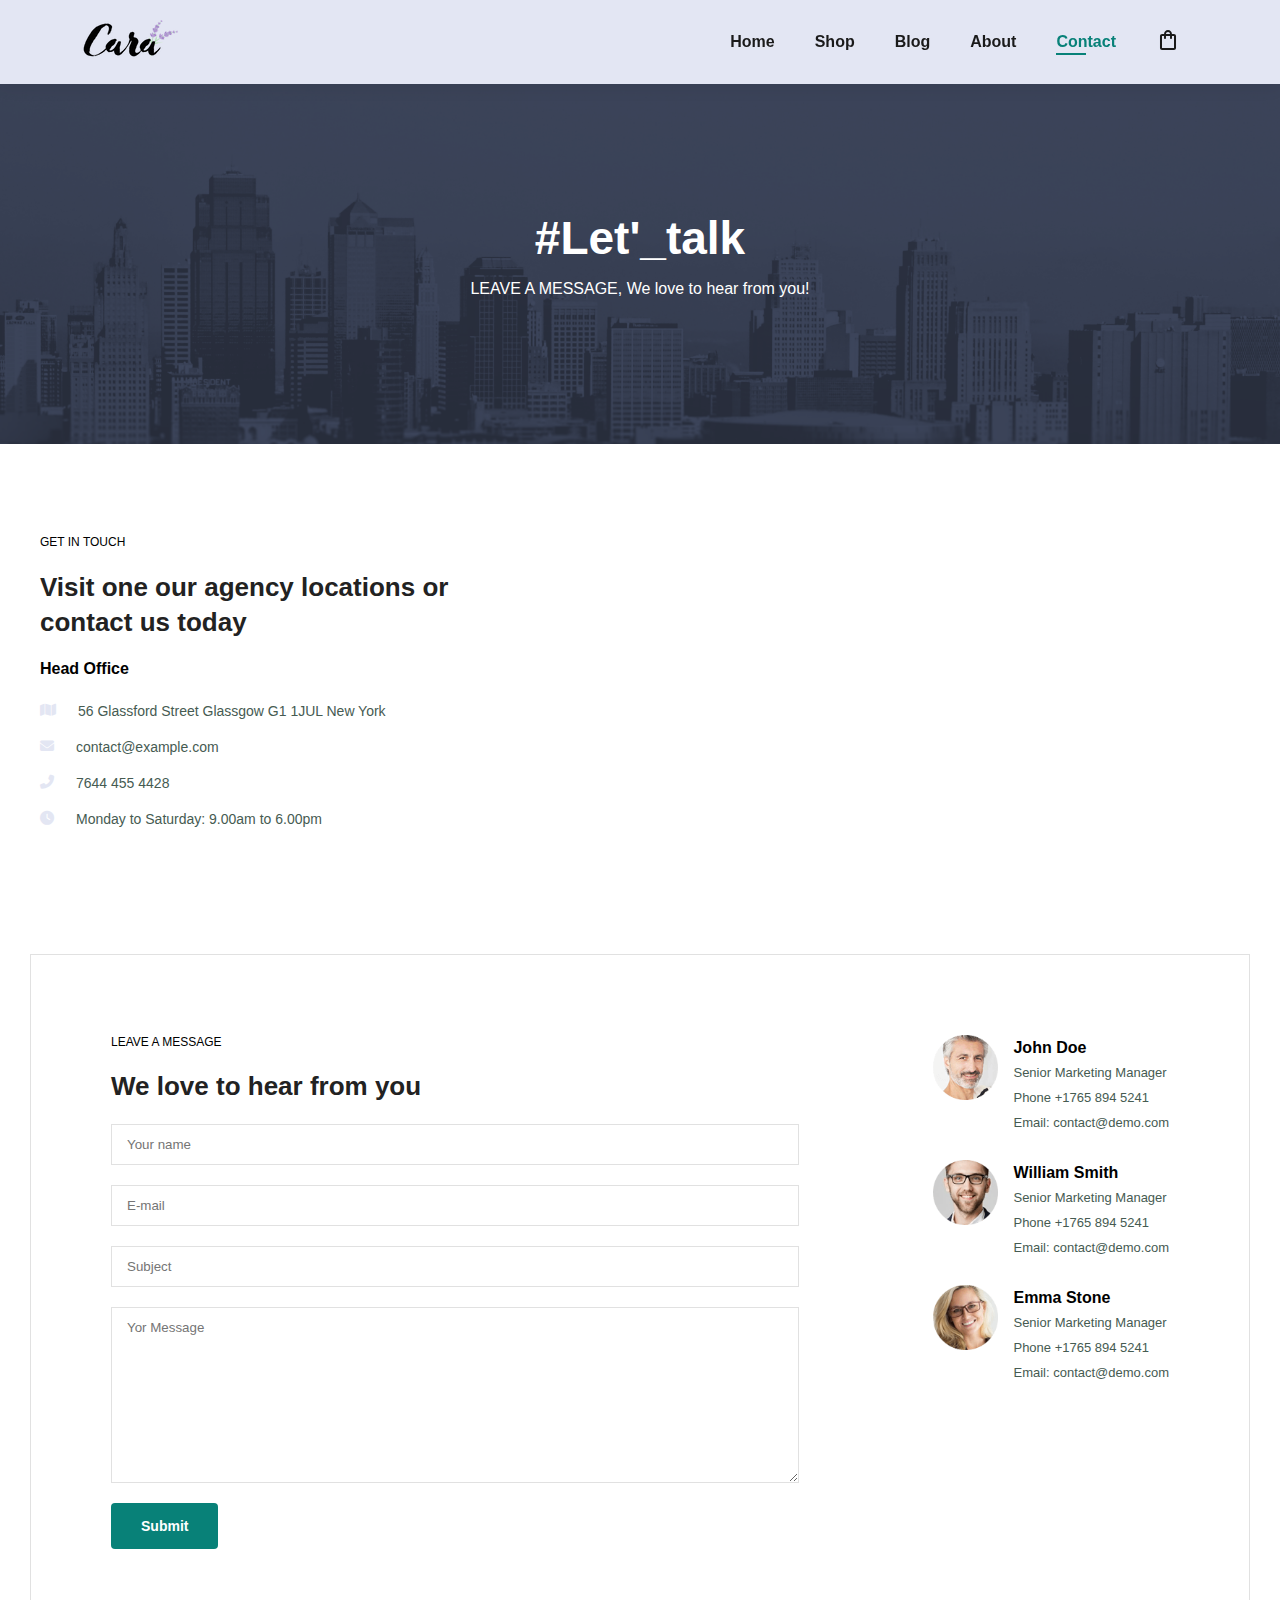
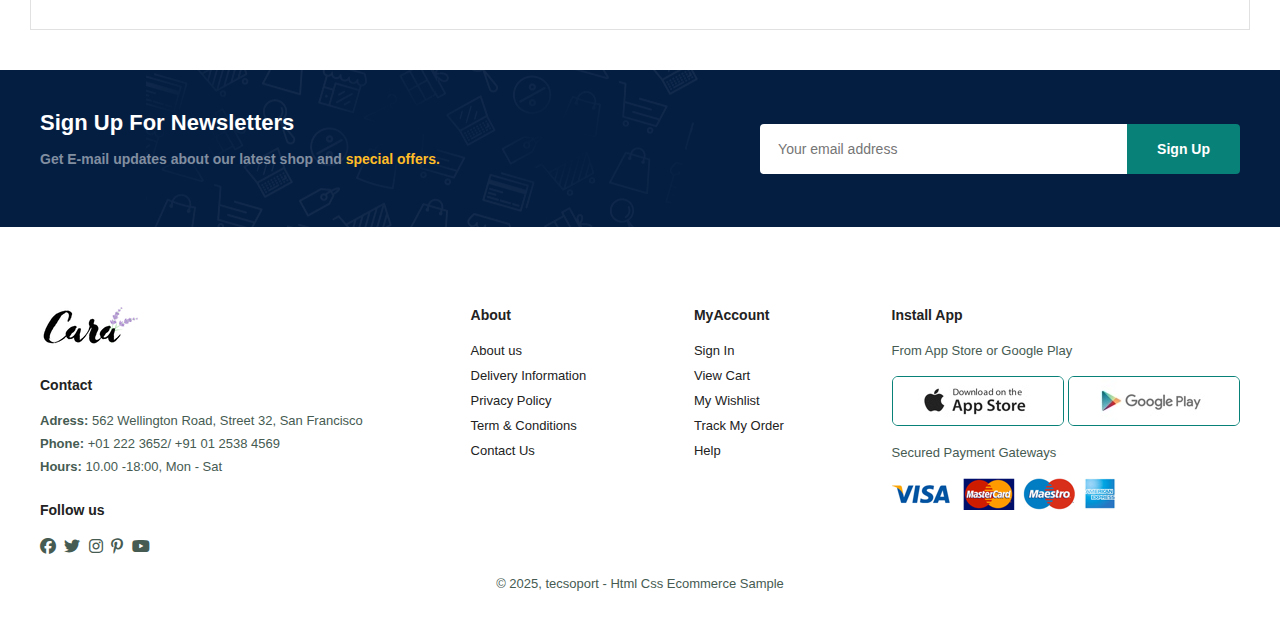
<file: contact.html>
<!DOCTYPE html>
<html lang="en">
<head>
    <meta charset="UTF-8">
    <meta name="viewport" content="width=device-width, initial-scale=1.0">
    <title>Ecommerce Muestra</title>
   
    <!-- Incluye Font Awesome (CDN) -->
<link rel="stylesheet" href="https://cdnjs.cloudflare.com/ajax/libs/font-awesome/6.5.1/css/all.min.css">
<link rel="stylesheet" href="https://fonts.googleapis.com/icon?family=Material+Icons+Outlined">

<link rel="stylesheet" href="https://fonts.googleapis.com/icon?family=Material+Icons">


    <link rel="stylesheet" href="style.css"/>

    
</head>
<body>
    <section id="header">
        <a href="#"><img src="img/logo.png" class="logo" alt=""></a>

        <div>
            <ul id="navbar">
                <li><a  href="index.html">Home</a></li>
                <li><a href="shop.html">Shop</a></li>
                <li><a  href="blog.html">Blog</a></li>
                <li><a  href="about.html">About</a></li>
                <li><a class="active" href="contact.html">Contact</a></li>
                <li id="lg-bag"><a href="cart.html"><span class="material-icons-outlined">shopping_bag</span>
                </a></li>
                <a href="#" id="close"><span class="material-icons-outlined">
                    close
                    </span></a>  
            </ul>
        </div>
       
        <div id="mobile">
             <a href="cart.html"><span class="material-icons-outlined">shopping_bag</span></a>
            <i id="bar" class="fas fa-outdent"></i>
            
        </div>
    </section>

    <section id="page-header" class="about-header">
    
        <h2>#Let'_talk</h2>
    
        <p>LEAVE A MESSAGE, We love to hear from you!</p>
    
    </section>

    <section id="contact-details" class="section-p1">
        <div class="details">
            <span>GET IN TOUCH</span>
            <h2>Visit one our agency locations or contact us today</h2>
            <h3>Head Office</h3>
            <div>
                <li>
                    <i class="fa-solid fa-map"></i>
                    <p>56 Glassford Street Glassgow G1 1JUL New York</p>
                </li>
                <li>
                    <i class="fa-solid  fa-envelope"></i>
                    <p>contact@example.com</p>
                </li>
                <li>
                    <i class="fa-solid  fa-phone-alt"></i>
                    <p>7644 455 4428</p>
                </li>
                <li>
                    <i class="fa-solid fa-clock"></i>
                    <p>Monday to Saturday: 9.00am to 6.00pm</p>
                </li>
            </div>
        </div>
        <div class="map">
            <iframe src="https://www.google.com/maps/embed?pb=!1m18!1m12!1m3!1d203207.46213230697!2d24.69564485!3d66.5528871!2m3!1f0!2f0!3f0!3m2!1i1024!2i768!4f13.1!3m3!1m2!1s0x45d4bbe31ce5cd93%3A0x442ed221a605ab0b!2sPaloj%C3%A4rven%20Lomakeskus!5e0!3m2!1ses!2sdo!4v1739984741114!5m2!1ses!2sdo" width="600" height="450" style="border:0;" allowfullscreen="" loading="lazy" referrerpolicy="no-referrer-when-downgrade"></iframe>
        </div>
    </section>
    <section id="form-details">
        <form action="">
            <span>LEAVE A MESSAGE</span>
            <h2>We love to hear from you</h2>
            <input type="text" placeholder="Your name">
            <input type="text" placeholder="E-mail">
            <input type="text" placeholder="Subject">
            <textarea name="" id="" cols="30" rows="10" placeholder="Yor Message"></textarea>
            <button class="normal">Submit</button>
        </form>
        <div class="people">
            <div>
                <img src="img/people/1.png" alt="">
                <p> <span>John Doe</span>Senior Marketing Manager <br> Phone +1765 894 5241 <br>Email: contact@demo.com</p>
            </div>
            <div>
                <img src="img/people/2.png" alt="">
                <p> <span>William Smith</span>Senior Marketing Manager <br> Phone +1765 894 5241 <br>Email: contact@demo.com</p>
            </div>
            <div>
                <img src="img/people/3.png" alt="">
                <p> <span>Emma Stone</span>Senior Marketing Manager <br> Phone +1765 894 5241 <br>Email: contact@demo.com</p>
            </div>
        </div>
    </section>
 
    <section id="newsletter" class="section-p1 section-m1">
        <div class="newstext">
            <h4>Sign Up For Newsletters</h4>
            <p>Get E-mail updates about our latest shop and <span>special offers.</span> </p>
        </div>
        <div class="form">
            <input type="text" placeholder="Your email address">
            <button class="normal">Sign Up</button>
        </div>
    </section>
    <footer class="section-p1">
        <div class="col">
            <img class="logo" src="img/logo.png" alt="">
            <h4>Contact</h4>
            <p> <strong>Adress:</strong> 562 Wellington Road, Street 32, San Francisco</p>
            <p> <strong>Phone:</strong> +01 222 3652/ +91 01 2538 4569</p>
            <p> <strong>Hours:</strong> 10.00 -18:00, Mon - Sat</p>
            <div class="follow">
                <h4>Follow us</h4>
                <div class="icon">
                    <i class="fa-brands fa-facebook"></i>
                    <i class="fa-brands fa-twitter"></i>
                    <i class="fa-brands fa-instagram"></i>
                    <i class="fa-brands fa-pinterest-p"></i>
                    <i class="fa-brands fa-youtube"></i>
                </div>
            </div>
        </div>

        <div class="col">
            <h4>About</h4>
            <a href="#">About us</a>
            <a href="#">Delivery Information</a>
            <a href="#">Privacy Policy</a>
            <a href="#">Term & Conditions</a>
            <a href="#">Contact Us</a>
        </div>
        <div class="col">
            <h4>MyAccount</h4>
            <a href="#">Sign In</a>
            <a href="#">View Cart</a>
            <a href="#">My Wishlist</a>
            <a href="#">Track My Order</a>
            <a href="#">Help</a>
        </div>
        <div class="col install">
            <h4>Install App</h4>
            <p>From App Store or Google Play</p>
            <div class="row">
                <img src="img/pay/app.jpg" alt="">
                <img src="img/pay/play.jpg" alt="">
            </div>
            <p>Secured Payment Gateways</p>
            <img src="img/pay/pay.png" alt="">
        </div>

        <div class="copyright">
            <p>© 2025, tecsoport - Html Css Ecommerce Sample</p>
        </div>
    </footer>

    <script src="script.js"></script>
</body>
</html>
</file>
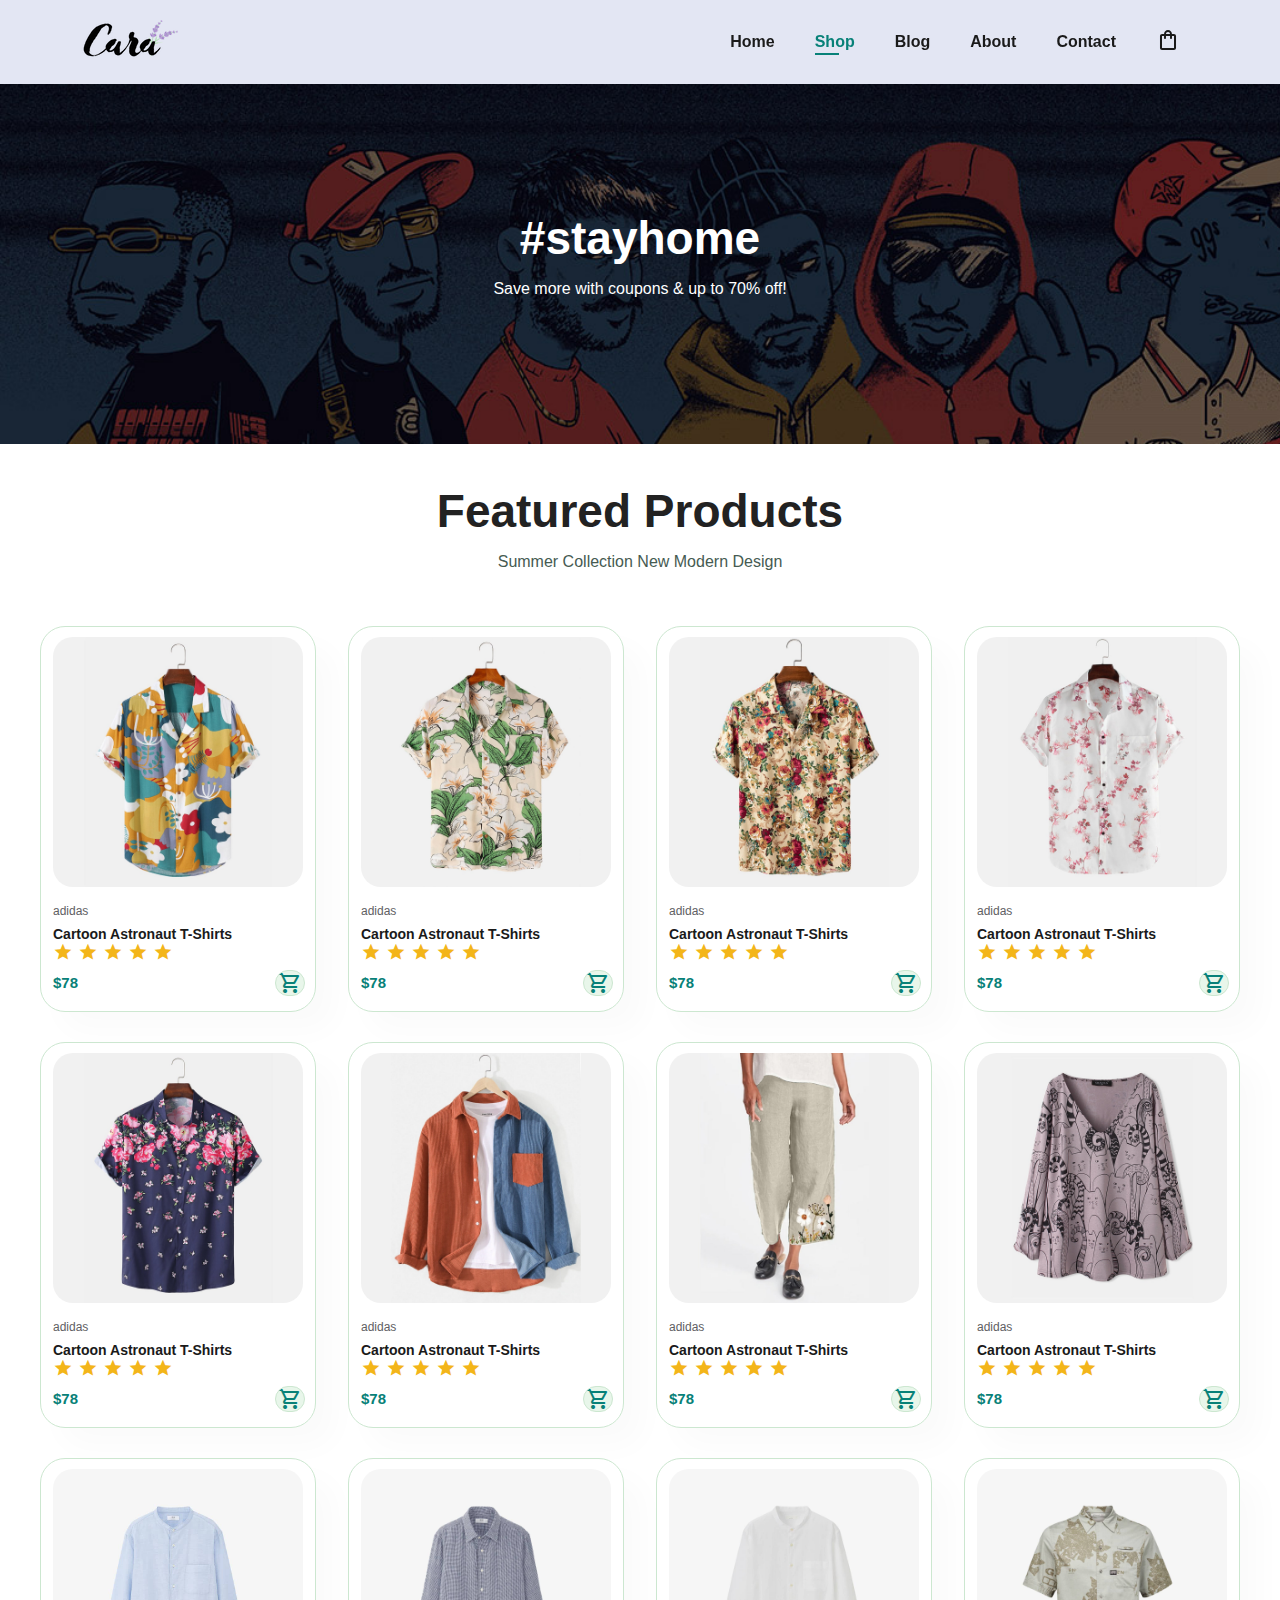
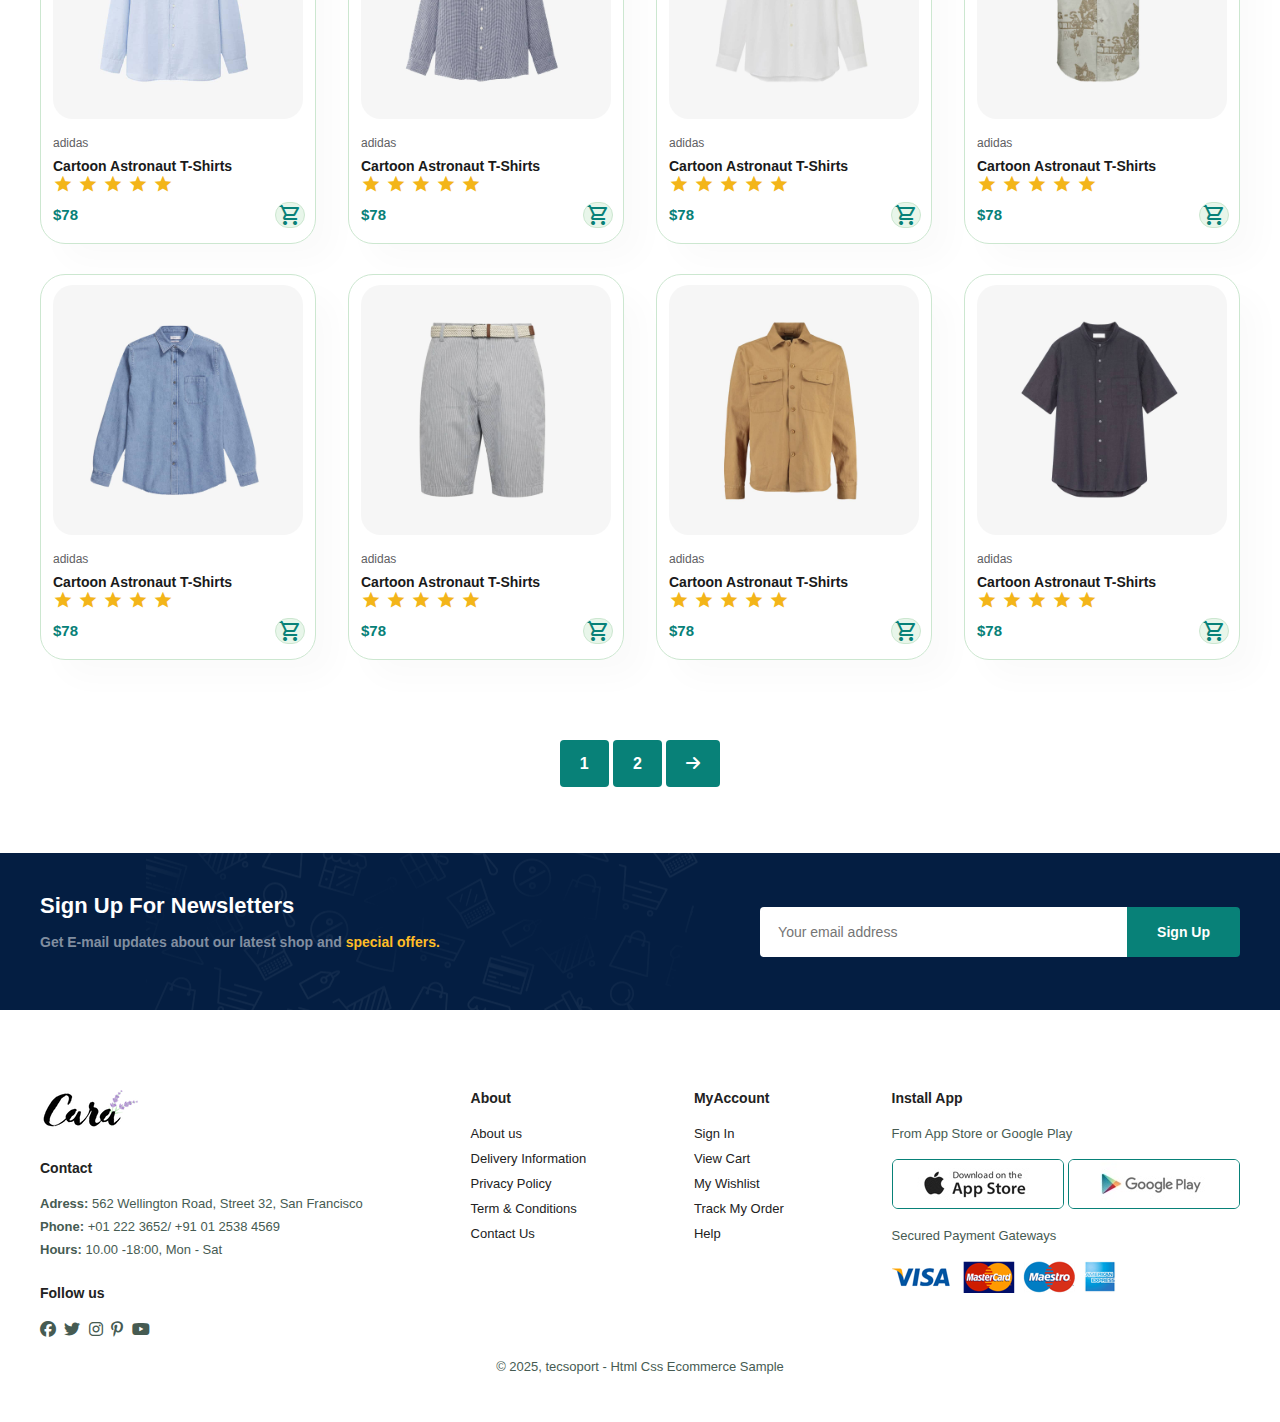
<file: shop.html>
<!DOCTYPE html>
<html lang="en">
<head>
    <meta charset="UTF-8">
    <meta name="viewport" content="width=device-width, initial-scale=1.0">
    <title>Ecommerce Muestra</title>
   
    <!-- Incluye Font Awesome (CDN) -->
<link rel="stylesheet" href="https://cdnjs.cloudflare.com/ajax/libs/font-awesome/6.5.1/css/all.min.css">
<link rel="stylesheet" href="https://fonts.googleapis.com/icon?family=Material+Icons+Outlined">

<link rel="stylesheet" href="https://fonts.googleapis.com/icon?family=Material+Icons">


    <link rel="stylesheet" href="style.css"/>

    
</head>
<body>
    <section id="header">
        <a href="#"><img src="img/logo.png" class="logo" alt=""></a>

        <div>
            <ul id="navbar">
                <li><a  href="index.html">Home</a></li>
                <li><a class="active" href="shop.html">Shop</a></li>
                <li><a href="blog.html">Blog</a></li>
                <li><a href="about.html">About</a></li>
                <li><a href="contact.html">Contact</a></li>
                <li id="lg-bag"><a href="cart.html"><span class="material-icons-outlined">shopping_bag</span>
                </a></li>
                <a href="#" id="close"><span class="material-icons-outlined">
                    close
                    </span></a>  
            </ul>
        </div>
       
        <div id="mobile">
             <a href="cart.html"><span class="material-icons-outlined">shopping_bag</span></a>
            <i id="bar" class="fas fa-outdent"></i>
            
        </div>
    </section>

    <section id="page-header">
    
        <h2>#stayhome</h2>
    
        <p>Save more with coupons & up to 70% off!</p>
    
    </section>

    <section id="product1" class="section-p1">
        
        <h2>Featured Products</h2>
        <p>Summer Collection New Modern Design</p>
        <div class="pro-container">
            <div class="pro" onclick="window.location.href='sproduct.html';">
                <img src="img/products/f1.jpg" alt="">
                <div class="des">  <span class="proname">adidas</span>
                    <h5>Cartoon Astronaut T-Shirts</h5>
                    <div class="star"> 
                        <span class="star">star</span>
                        <span class="star">star</span>
                        <span class="star">star</span>
                        <span class="star">star</span>
                        <span class="star">star</span>
                    </div>
                    <h4>$78</h4>
                </div>
                <a href="#"><span class="material-icons-outlined" id="cart">
                    shopping_cart </span></a>
            </div>
            <div class="pro">
                <img src="img/products/f2.jpg" alt="">
                <div class="des">
                    <span class="proname">adidas</span>
                    <h5>Cartoon Astronaut T-Shirts</h5>
                    <div class="star"> 
                        <span class="star">star</span>
                        <span class="star">star</span>
                        <span class="star">star</span>
                        <span class="star">star</span>
                        <span class="star">star</span>
                    </div>
                    <h4>$78</h4> 
                </div>
                <a href="#"><span class="material-icons-outlined" id="cart">
                    shopping_cart  </span></a>
            </div>
            <div class="pro">
                <img src="img/products/f3.jpg" alt="">
                <div class="des">
                    <span class="proname">adidas</span>
                    <h5>Cartoon Astronaut T-Shirts</h5>
                    <div class="star"> 
                        <span class="star">star</span>
                        <span class="star">star</span>
                        <span class="star">star</span>
                        <span class="star">star</span>
                        <span class="star">star</span>
                    </div>
                    <h4>$78</h4>
                </div>
                <a href="#"><span class="material-icons-outlined" id="cart">
                    shopping_cart
                    </span></a>
            </div>
            <div class="pro">
                <img src="img/products/f4.jpg" alt="">
                <div class="des">
                    <span class="proname">adidas</span>
                    <h5>Cartoon Astronaut T-Shirts</h5>
                    <div class="star"> 
                        <span class="star">star</span>
                        <span class="star">star</span>
                        <span class="star">star</span>
                        <span class="star">star</span>
                        <span class="star">star</span>
                    </div>
                    <h4>$78</h4>
                </div>
                <a href="#"><span class="material-icons-outlined" id="cart">
                    shopping_cart</span></a>
            </div>
            <div class="pro">
                
                <img src="img/products/f5.jpg" alt="">
                <div class="des">
                    <span class="proname">adidas</span>
                    <h5>Cartoon Astronaut T-Shirts</h5>
                    <div class="star"> 
                        <span class="star">star</span>
                        <span class="star">star</span>
                        <span class="star">star</span>
                        <span class="star">star</span>
                        <span class="star">star</span>
                    </div>
                    <h4>$78</h4>
                </div>
                <a href="#"><span class="material-icons-outlined" id="cart">
                    shopping_cart</span></a>
            </div>
            <div class="pro">
                <img src="img/products/f6.jpg" alt="">
                <div class="des">
                    <span class="proname">adidas</span>
                    <h5>Cartoon Astronaut T-Shirts</h5>
                    <div class="star"> 
                        <span class="star">star</span>
                        <span class="star">star</span>
                        <span class="star">star</span>
                        <span class="star">star</span>
                        <span class="star">star</span>
                    </div>
                    <h4>$78</h4>
                   
                </div>
                <a href="#"><span class="material-icons-outlined" id="cart">
                    shopping_cart
                    </span></a>
            </div>
            <div class="pro">
                <img src="img/products/f7.jpg" alt="">
                <div class="des">
                    <span class="proname">adidas</span>
                    <h5>Cartoon Astronaut T-Shirts</h5>
                    <div class="star"> 
                        <span class="star">star</span>
                        <span class="star">star</span>
                        <span class="star">star</span>
                        <span class="star">star</span>
                        <span class="star">star</span>
                    </div>
                    <h4>$78</h4>
                </div>
                <a href="#"><span class="material-icons-outlined" id="cart">
                    shopping_cart</span></a>
            </div>
            <div class="pro">
                <img src="img/products/f8.jpg" alt="">
                <div class="des">
                    <span class="proname">adidas</span>
                    <h5>Cartoon Astronaut T-Shirts</h5>
                    <div class="star"> 
                        <span class="star">star</span>
                        <span class="star">star</span>
                        <span class="star">star</span>
                        <span class="star">star</span>
                        <span class="star">star</span>
                    </div>
                    <h4>$78</h4>
                </div>
                <a href="#"><span class="material-icons-outlined" id="cart">
                    shopping_cart </span></a>
            </div>
            <div class="pro">
                <img src="img/products/n1.jpg" alt="">
                <div class="des">
                    <span class="proname">adidas</span>
                    <h5>Cartoon Astronaut T-Shirts</h5>
                    <div class="star"> 
                        <span class="star">star</span>
                        <span class="star">star</span>
                        <span class="star">star</span>
                        <span class="star">star</span>
                        <span class="star">star</span>
                    </div>
                    <h4>$78</h4> 
                </div>
                <a href="#"><span class="material-icons-outlined" id="cart">
                    shopping_cart </span></a>
            </div>
            <div class="pro">
                <img src="img/products/n2.jpg" alt="">
                <div class="des">
                    <span class="proname">adidas</span>
                    <h5>Cartoon Astronaut T-Shirts</h5>
                    <div class="star"> 
                        <span class="star">star</span>
                        <span class="star">star</span>
                        <span class="star">star</span>
                        <span class="star">star</span>
                        <span class="star">star</span>
                    </div>
                    <h4>$78</h4>
                </div>
                <a href="#"><span class="material-icons-outlined" id="cart">
                    shopping_cart </span></a>
            </div>
            <div class="pro">
                <img src="img/products/n3.jpg" alt="">
                <div class="des">
                    <span class="proname">adidas</span>
                    <h5>Cartoon Astronaut T-Shirts</h5>
                    <div class="star"> 
                        <span class="star">star</span>
                        <span class="star">star</span>
                        <span class="star">star</span>
                        <span class="star">star</span>
                        <span class="star">star</span>
                    </div>
                    <h4>$78</h4>
                </div>
                <a href="#"><span class="material-icons-outlined" id="cart">
                    shopping_cart </span></a>
            </div>
            <div class="pro">
                <img src="img/products/n4.jpg" alt="">
                <div class="des">
                    <span class="proname">adidas</span>
                    <h5>Cartoon Astronaut T-Shirts</h5>
                    <div class="star"> 
                        <span class="star">star</span>
                        <span class="star">star</span>
                        <span class="star">star</span>
                        <span class="star">star</span>
                        <span class="star">star</span>
                    </div>
                    <h4>$78</h4>
                </div>
                <a href="#"><span class="material-icons-outlined" id="cart">
                    shopping_cart </span></a>
            </div>
            <div class="pro">
                <img src="img/products/n5.jpg" alt="">
                <div class="des">
                    <span class="proname">adidas</span>
                    <h5>Cartoon Astronaut T-Shirts</h5>
                    <div class="star"> 
                        <span class="star">star</span>
                        <span class="star">star</span>
                        <span class="star">star</span>
                        <span class="star">star</span>
                        <span class="star">star</span>
                    </div>
                    <h4>$78</h4>  
                </div>
                <a href="#"><span class="material-icons-outlined" id="cart">
                    shopping_cart </span></a>
            </div>
            <div class="pro">
                <img src="img/products/n6.jpg" alt="">
                <div class="des">
                    <span class="proname">adidas</span>
                    <h5>Cartoon Astronaut T-Shirts</h5>
                    <div class="star"> 
                        <span class="star">star</span>
                        <span class="star">star</span>
                        <span class="star">star</span>
                        <span class="star">star</span>
                        <span class="star">star</span>
                    </div>
                    <h4>$78</h4>
                </div>
                    
                <a href="#"><span class="material-icons-outlined" id="cart">
                    shopping_cart </span></a>
            </div>
            <div class="pro">
                <img src="img/products/n7.jpg" alt="">
                <div class="des">
                    <span class="proname">adidas</span>
                    <h5>Cartoon Astronaut T-Shirts</h5>
                    <div class="star"> 
                        <span class="star">star</span>
                        <span class="star">star</span>
                        <span class="star">star</span>
                        <span class="star">star</span>
                        <span class="star">star</span>
                    </div>
                    <h4>$78</h4>
                </div>
                <a href="#"><span class="material-icons-outlined" id="cart">
                    shopping_cart </span></a>
            </div>
            <div class="pro">
                <img src="img/products/n8.jpg" alt="">
                <div class="des">
                    <span class="proname">adidas</span>
                    <h5>Cartoon Astronaut T-Shirts</h5>
                    <div class="star"> 
                        <span class="star">star</span>
                        <span class="star">star</span>
                        <span class="star">star</span>
                        <span class="star">star</span>
                        <span class="star">star</span>
                    </div>
                    <h4>$78</h4>
                </div>
                <a href="#"><span class="material-icons-outlined" id="cart">
                    shopping_cart </span></a>
            </div>
        </div>
    </section>
    <section id="pagination" class="section-p1">
        <a href="#">1</a>
        <a href="#">2</a>
        <a href="#"><i class="fa-solid fa-arrow-right"></i>
        </a>
    </section>
    <section id="newsletter" class="section-p1 section-m1">
        <div class="newstext">
            <h4>Sign Up For Newsletters</h4>
            <p>Get E-mail updates about our latest shop and <span>special offers.</span> </p>
        </div>
        <div class="form">
            <input type="text" placeholder="Your email address">
            <button class="normal">Sign Up</button>
        </div>
    </section>

    <footer class="section-p1">
        <div class="col">
            <img class="logo" src="img/logo.png" alt="">
            <h4>Contact</h4>
            <p> <strong>Adress:</strong> 562 Wellington Road, Street 32, San Francisco</p>
            <p> <strong>Phone:</strong> +01 222 3652/ +91 01 2538 4569</p>
            <p> <strong>Hours:</strong> 10.00 -18:00, Mon - Sat</p>
            <div class="follow">
                <h4>Follow us</h4>
                <div class="icon">
                    <i class="fa-brands fa-facebook"></i>
                    <i class="fa-brands fa-twitter"></i>
                    <i class="fa-brands fa-instagram"></i>
                    <i class="fa-brands fa-pinterest-p"></i>
                    <i class="fa-brands fa-youtube"></i>
                </div>
            </div>
        </div>

        <div class="col">
            <h4>About</h4>
            <a href="#">About us</a>
            <a href="#">Delivery Information</a>
            <a href="#">Privacy Policy</a>
            <a href="#">Term & Conditions</a>
            <a href="#">Contact Us</a>
        </div>
        <div class="col">
            <h4>MyAccount</h4>
            <a href="#">Sign In</a>
            <a href="#">View Cart</a>
            <a href="#">My Wishlist</a>
            <a href="#">Track My Order</a>
            <a href="#">Help</a>
        </div>
        <div class="col install">
            <h4>Install App</h4>
            <p>From App Store or Google Play</p>
            <div class="row">
                <img src="img/pay/app.jpg" alt="">
                <img src="img/pay/play.jpg" alt="">
            </div>
            <p>Secured Payment Gateways</p>
            <img src="img/pay/pay.png" alt="">
        </div>

        <div class="copyright">
            <p>© 2025, tecsoport - Html Css Ecommerce Sample</p>
        </div>
    </footer>

    <script src="script.js"></script>
</body>
</html>
</file>
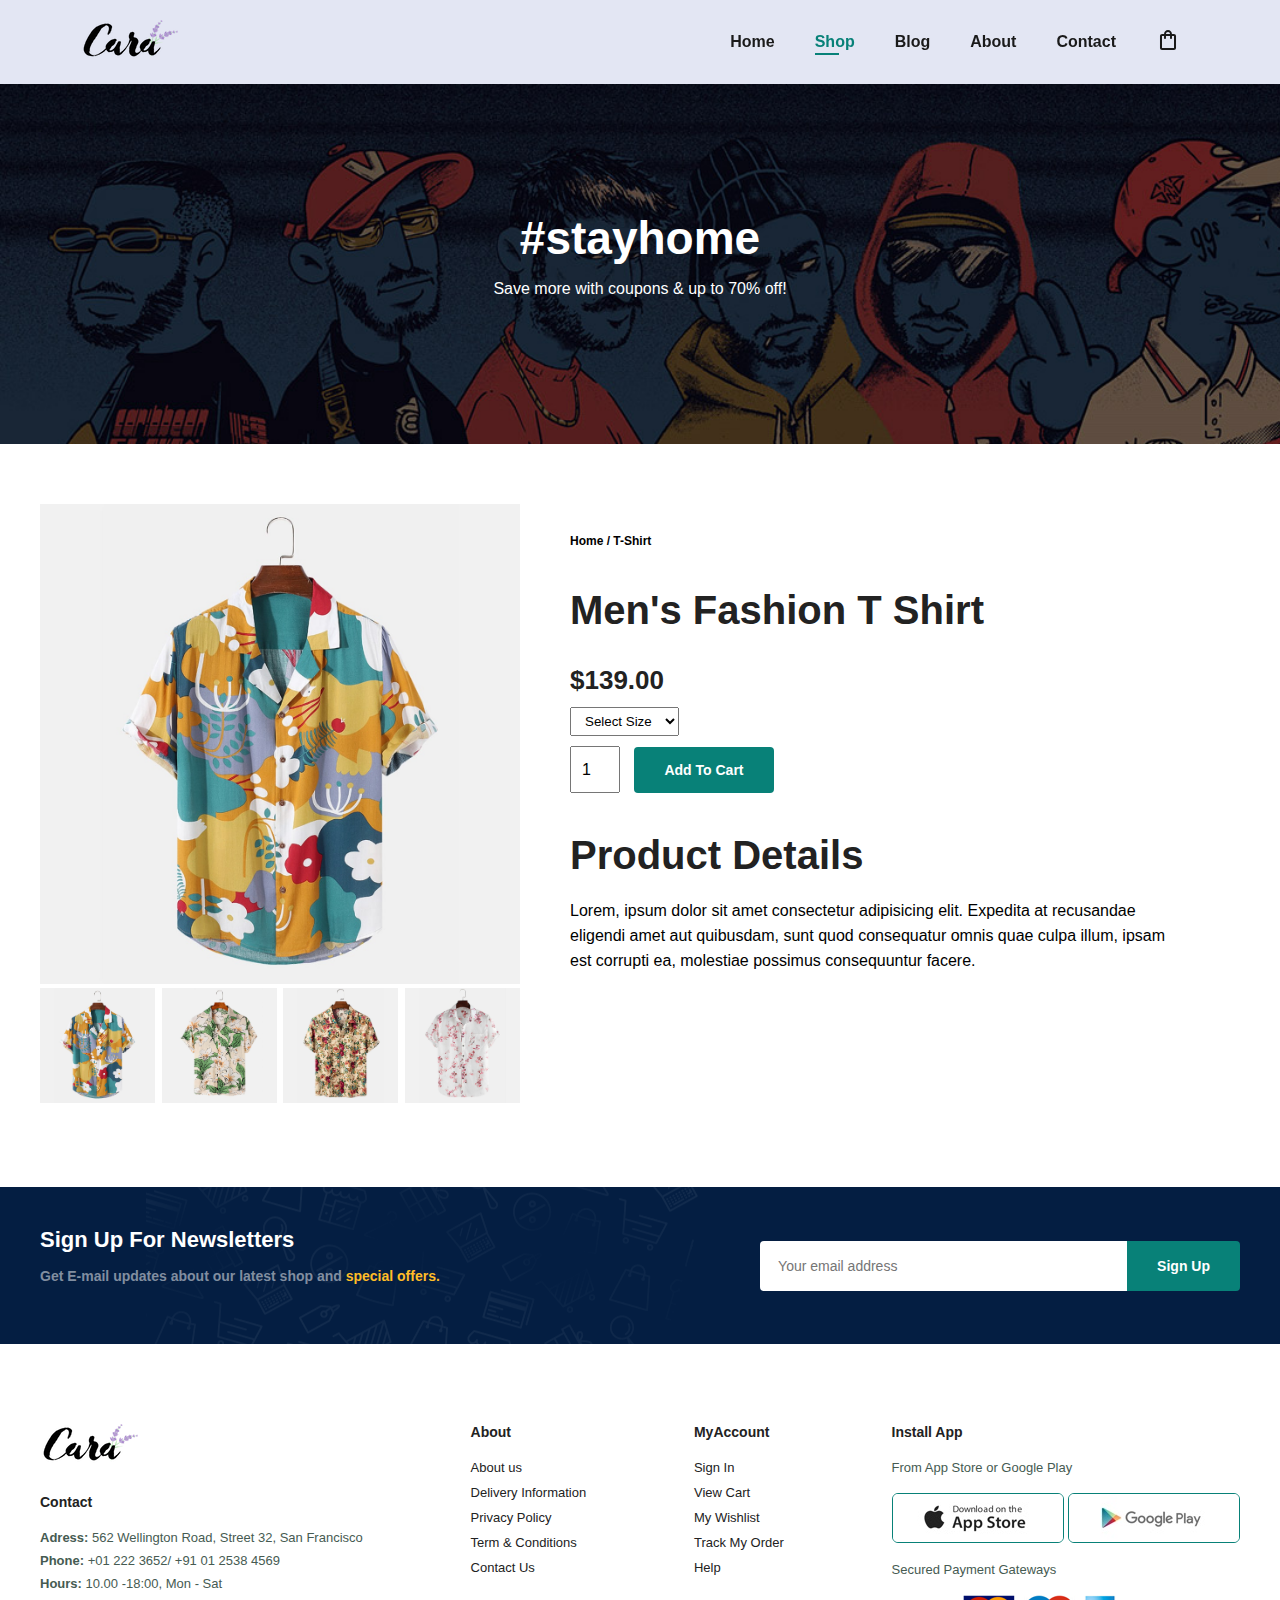
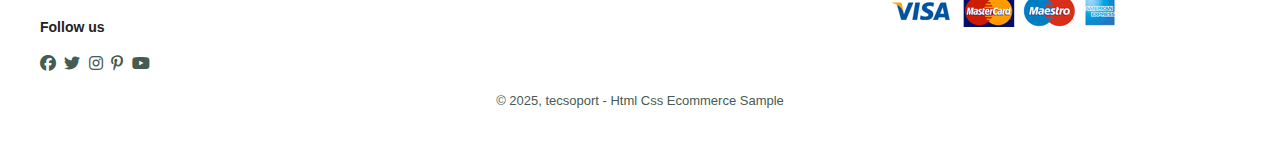
<file: sproduct.html>
<!DOCTYPE html>
<html lang="en">
<head>
    <meta charset="UTF-8">
    <meta name="viewport" content="width=device-width, initial-scale=1.0">
    <title>Ecommerce Muestra</title>
   
    <!-- Incluye Font Awesome (CDN) -->
<link rel="stylesheet" href="https://cdnjs.cloudflare.com/ajax/libs/font-awesome/6.5.1/css/all.min.css">
<link rel="stylesheet" href="https://fonts.googleapis.com/icon?family=Material+Icons+Outlined">

<link rel="stylesheet" href="https://fonts.googleapis.com/icon?family=Material+Icons">


    <link rel="stylesheet" href="style.css"/>

    
</head>
<body>
    <section id="header">
        <a href="#"><img src="img/logo.png" class="logo" alt=""></a>

        <div>
            <ul id="navbar">
                <li><a  href="index.html">Home</a></li>
                <li><a class="active" href="shop.html">Shop</a></li>
                <li><a href="blog.html">Blog</a></li>
                <li><a href="about.html">About</a></li>
                <li><a href="contact.html">Contact</a></li>
                <li id="lg-bag"><a href="cart.html"><span class="material-icons-outlined">shopping_bag</span>
                </a></li>
                <a href="#" id="close"><span class="material-icons-outlined">
                    close
                    </span></a>  
            </ul>
        </div>
       
        <div id="mobile">
             <a href="cart.html"><span class="material-icons-outlined">shopping_bag</span></a>
            <i id="bar" class="fas fa-outdent"></i>
            
        </div>
    </section>

    <section id="page-header">
    
        <h2>#stayhome</h2>
    
        <p>Save more with coupons & up to 70% off!</p>
    
    </section>

  <section id="prodetails" class="section-p1">
    <div class="single-pro-image">
        <img src="img/products/f1.jpg" width="100%" id="MainImg" alt="">
    <div class="small-img-group">
        <div class="small-img-col">
            <img src="img/products/f1.jpg" width="100%" class="small-img" alt="">
        </div>
        <div class="small-img-col">
            <img src="img/products/f2.jpg" width="100%" class="small-img" alt="">
        </div>
        <div class="small-img-col">
            <img src="img/products/f3.jpg" width="100%" class="small-img" alt="">
        </div>
        <div class="small-img-col">
            <img src="img/products/f4.jpg" width="100%" class="small-img" alt="">
        </div>
    </div>
    </div> 
    <div class="single-pro-details">
        <h6>Home / T-Shirt</h6>
        <h4>Men's Fashion T Shirt</h4>
        <h2>$139.00</h2>
        <select>
            <option>Select Size</option>
            <option>XL</option>
            <option>L</option>
            <option>M</option>
            <option>S</option>
        </select>
        <input type="number" value="1" min="1">
        <button class="normal">Add To Cart</button>
        <h4>Product Details</h4>
        <span>Lorem, ipsum dolor sit amet consectetur adipisicing elit. Expedita at recusandae eligendi amet aut quibusdam, sunt quod consequatur omnis quae culpa illum, ipsam est corrupti ea, molestiae possimus consequuntur facere.</span>
    </div>
  </section>

    <section id="newsletter" class="section-p1 section-m1">
        <div class="newstext">
            <h4>Sign Up For Newsletters</h4>
            <p>Get E-mail updates about our latest shop and <span>special offers.</span> </p>
        </div>
        <div class="form">
            <input type="text" placeholder="Your email address">
            <button class="normal">Sign Up</button>
        </div>
    </section>

    <footer class="section-p1">
        <div class="col">
            <img class="logo" src="img/logo.png" alt="">
            <h4>Contact</h4>
            <p> <strong>Adress:</strong> 562 Wellington Road, Street 32, San Francisco</p>
            <p> <strong>Phone:</strong> +01 222 3652/ +91 01 2538 4569</p>
            <p> <strong>Hours:</strong> 10.00 -18:00, Mon - Sat</p>
            <div class="follow">
                <h4>Follow us</h4>
                <div class="icon">
                    <i class="fa-brands fa-facebook"></i>
                    <i class="fa-brands fa-twitter"></i>
                    <i class="fa-brands fa-instagram"></i>
                    <i class="fa-brands fa-pinterest-p"></i>
                    <i class="fa-brands fa-youtube"></i>
                </div>
            </div>
        </div>

        <div class="col">
            <h4>About</h4>
            <a href="#">About us</a>
            <a href="#">Delivery Information</a>
            <a href="#">Privacy Policy</a>
            <a href="#">Term & Conditions</a>
            <a href="#">Contact Us</a>
        </div>
        <div class="col">
            <h4>MyAccount</h4>
            <a href="#">Sign In</a>
            <a href="#">View Cart</a>
            <a href="#">My Wishlist</a>
            <a href="#">Track My Order</a>
            <a href="#">Help</a>
        </div>
        <div class="col install">
            <h4>Install App</h4>
            <p>From App Store or Google Play</p>
            <div class="row">
                <img src="img/pay/app.jpg" alt="">
                <img src="img/pay/play.jpg" alt="">
            </div>
            <p>Secured Payment Gateways</p>
            <img src="img/pay/pay.png" alt="">
        </div>

        <div class="copyright">
            <p>© 2025, tecsoport - Html Css Ecommerce Sample</p>
        </div>
    </footer>
    <script>
        var MainImg = document.getElementById("MainImg");
        var smallimg = document.getElementsByClassName("small-img");
        
        smallimg[0].onclick = function(){
            MainImg.src = smallimg[0].src;
        }
        smallimg[1].onclick = function(){
            MainImg.src = smallimg[1].src;
        }
        smallimg[2].onclick = function(){
            MainImg.src = smallimg[2].src;
        }
        smallimg[3].onclick = function(){
            MainImg.src = smallimg[3].src;
        }
    </script>

    <script src="script.js"></script>
</body>
</html>
</file>
<file: style.css>
@import url('https://fonts.googleapis.com/css2?family=League+Spartan:wght@100..900&display=swap');
*{
    margin: 0;
    padding: 0;
    box-sizing: border-box;
    font-family: 'Spartan', sans-serif;
}

h1 {
    font-size: 50px;
    line-height: 64px;
    color: #222;
}

h2 {
    font-size: 46px;
    line-height: 54px;
    color: #222;
}

h4 {
    font-size: 40px;
    color: #222;

}

h6{
    font-weight: 700;
    font-size: 12px;
}

p {
    font-size: 16px;
    color: #465b52;
    margin: 15px 0 20px 0;
}

.section-p1 {
    padding: 40px 40px;
}

.section-m1 {
    margin: 40px 0;
}

button.normal {
    font-size: 14px;
    font-weight: 600;
    padding: 15px 30px;
    color: #000;
    background-color: #fff;
    border-radius: 4px;
    cursor: pointer;
    border: none;
    outline: none;
    transition: 0.2s;
}

button.white {
    font-size: 13px;
    font-weight: 600;
    padding: 11px 18px;
    color: #fff;
    background-color: transparent;
    cursor: pointer;
    border: 1px solid #fff;
    outline: none;
    transition: 0.2s;
}


/*Header Start*/
#header {
    display: flex;
    align-items: center;
    justify-content: space-between;
    padding: 20px 80px;
    background: #e3e6f3;
    box-shadow: 0 5px 15px rgba(0, 0, 0, 0.06);
    z-index: 999;
    position: sticky;
    top: 0;
    left: 0;

}

#navbar {
    display: flex;
    align-items: center;
    justify-content: center;
}

#navbar li {
    list-style: none;
    padding: 0 20px;
    position: relative;
}

#navbar li a {
    text-decoration: none;
    font-size: 16px;
    font-weight: 600;
    color: #1a1a1a;
    transition: 0.3 ease;

}

#navbar li a:hover,
#navbar li a.active {
    color: #088178;
}

#navbar li a.active::after,
#navbar li a:hover::after {
    content: "";
    width: 30%;
    height: 2px;
    background: #088178;
    position: absolute;
    bottom: -4px;
    left: 20px;
}

#mobile {
    display: none;


}

#close {
    display: none;
}


/*Home page*/
#hero {
    background-image: url("img/hero4.png");
    height: 90vh;
    width: 100%;
    background-size: cover;
    background-position: top 25% right 0;
    padding: 0 80px;
    display: flex;
    flex-direction: column;
    align-items: flex-start;
    justify-content: center;
}

#hero h4 {
    padding-bottom: 15px;

}

#hero h1 {
    color: #088178;
}

#hero button {
    background-image: url(img/button.png);
    background-color: transparent;
    color: #088178;
    border: 0;
    padding: 14px 80px 14px 65px;
    background-repeat: no-repeat;
    cursor: pointer;
    font-weight: 700;
    font-size: 15px;
}

#feature {
    display: flex;
    align-items: center;
    justify-content: space-between;
    flex-wrap: wrap;
}

#feature .fe-box {
    width: 180px;
    text-align: center;
    padding: 25px 15px;
    box-shadow: 20px 20px 34px rgba(0, 0, 0, 0.03);
    border: 1px solid #cce7d0;
    border-radius: 4px;
    margin: 15px 0;
}

#feature .fe-box:hover {
    box-shadow: 10px 10px 54px rgba(70, 62, 221, 0.3);
}
#feature .fe-box img {
    width: 100%;
    margin-bottom: 10px;
}

#feature .fe-box h6 {
    display: inline-block;
    padding: 9px 8px 6px 8px;
    line-height: 1;
    border-radius: 4px;
    color: #088178;
    background-color: #fddde4;
}

#feature .fe-box:nth-child(2) h6 {
    background-color: #cdebbc;
}

#feature .fe-box:nth-child(3) h6 {
    background-color: #d1ebf2;
}
#feature .fe-box:nth-child(4) h6 {
    background-color: #cdd4f8;
}
#feature .fe-box:nth-child(5) h6 {
    background-color: #f6dbf6;
}
#feature .fe-box:nth-child(6) h6 {
    background-color: #fff2e5;
}

#product1 {
    text-align: center;
}
#product1 .pro-container{
    display: flex;
    justify-content: space-between;
    padding-top: 20px;
    flex-wrap: wrap;
}



#product1 .pro{
    width: 23%;
    min-width: 250px;
    padding:10px 12px;
    border: 1px solid #cce7d0;
    border-radius: 25px;
    cursor: pointer;
    box-shadow: 20px 20px 30px rgba(0, 0, 0, 0.02);
    margin: 15px 0;
    transition: 0.2 ease;
    position: relative;
}

#product1 .pro:hover {
    box-shadow: 20px 20px 30px rgba(0, 0, 0, 0.08);
}

#product1 .pro img{
    width: 100%;
    border-radius: 20px;

}
#product1 .pro .des {
    text-align: start;
    padding: 10px 0;
}

#product1 .pro .des .proname {
    color: #606063;
    font-size: 12px;
}


#product1 .pro .des h5 {
    padding-top: 7px;
    color: #1a1a1a;
    font-size: 14px;
}

#product1 .pro .des h4{
    padding-top: 7px;
    font-size: 15px;
    font-weight: 700;
    color: #088178;
    
}


#product1 .pro #cart{
    width: 30px;
    border-radius: 50px;
    background-color: #e8f6ea;
    font-weight: 100;
    color: #088178;
    border: 1px solid #cce7d0;
    position: absolute;
    bottom: 15px;
    right: 10px;
}

#product1 .pro .des .star {
    font-family: 'Material Icons';
    color: rgb(243, 181, 25); /* Color sólido */
    font-size: 20px;
}

#banner {
    display: flex;
    flex-direction: column;
    justify-content: center;
    align-items: center;
    text-align: center;
    background-image: url(img/banner/b2.jpg);
    width: 100%;
    height: 40vh;
    background-size: cover;
    background-position: center;
}

#banner h4 {
    color: #fff;
    font-size: 16px;
}

#banner h2 {
    color: #fff;
    font-size: 30px;
    padding: 10px 0;
}

#banner h2 span {
    color: #ef3636
}

#banner button:hover {
    background: #088178;
    color: #fff;
}

#sm-banner {
    display: flex;
    justify-content: space-between;
    flex-wrap: wrap;
    gap: 20px;
}

#sm-banner .banner-box5 {
    display: flex;
    flex-direction: column;
    justify-content: center;
    align-items: center;
    text-align: center;
    background-image: url(img/banner/b17.jpg);
    min-width: 580px;
    height: 50vh;
    background-size: cover;
    background-position: center;
}


#sm-banner .banner-box6 {
    background-image: url(img/banner/b10.jpg);
    display: flex;
    flex-direction: column;
    justify-content: center;
    align-items: center;
    text-align: center;
    min-width: 580px;
    height: 50vh;
    background-size: cover;
    background-position: center;
}

.banner-box5, .banner-box6 {
    margin: 0;
    padding: 20px; /* Ajusta según necesites */
    flex: 1;
}
#sm-banner h4 {
    color: #fff;
    font-size: 20px;
    font-weight: 300;
}

#sm-banner h2 {
    color: #fff;
    font-size: 28px;
    font-weight: 800;
}

#sm-banner span {
    color: #fff;
    font-size: 14px;
    font-weight: 500;
    padding-bottom: 15px;
}

#sm-banner .banner-box5:hover button{
    background: #088178;
    border: 1px solid #088178;
}
#sm-banner .banner-box6:hover button{
    background: #088178;
    border: 1px solid #088178;
}


#banner3 {
    display: flex;
    justify-content: space-between;
    flex-wrap: wrap;
    padding: 0 80px;
}


#banner3 .banner-box {
    display: flex;
    flex-direction: column;
    justify-content: center;
    align-items: flex-start;
    text-align: center;
    background-image: url(img/banner/b7.jpg);
    min-width: 30%;
    height: 30vh;
    background-size: cover;
    background-position: center;
    padding: 20px;
    margin-bottom: 20px;
}

#banner3 .banner-box2 {
    background-image: url(img/banner/b4.jpg);
}

#banner3 .banner-box3 {
    background-image: url(img/banner/b18.jpg);
}

#banner3 h2 {
    color:#fff;
    font-weight: 900;
    font-size: 22px;
}

#banner3 h3 {
    color:#ec544e;
    font-weight: 800;
    font-size: 15px;
}

#newsletter {
    display: flex;
    justify-content: space-between;
    flex-wrap: wrap;
    align-items: center;
    background-image: url(img/banner/b14.png);
    background-repeat: no-repeat;
    background-position: 20% 30%;
    background-color: #041e42;
}

#newsletter h4 {
    font-size: 22px;
    font-weight: 700;
    color: #fff;
}

#newsletter p {
    font-size: 14px;
    font-weight: 600;
    color: #818ea0;
}

#newsletter p span{
    color: #ffbd27;
}

#newsletter .form{
    display: flex;
    width: 40%;

}


#newsletter input {
    height: 3.125rem;
    padding: 0 1.22em;
    font-size: 14px;
    width: 100%;
    border: 1px solid transparent;
    border-radius: 4px;
    outline:none;
    border-top-right-radius: 0;
    border-bottom-right-radius: 0;

}

#newsletter button {
    background-color: #088178;
    color: #fff;
    white-space: nowrap;
    border-top-left-radius: 0;
    border-bottom-left-radius: 0;
}

footer {
    display: flex;
    flex-wrap: wrap;
    justify-content: space-between;
}

footer .col {
    display: flex;
    flex-direction: column;
    align-items: flex-start;
    margin-bottom: 20px;
}

footer .logo {
    margin-bottom: 30px;
}

footer h4 {
    font-size: 14px;
    padding-bottom: 20px;
}

footer p {
    font-size: 13px;
    margin: 0 0 8px 0;
}

footer a {
    font-size: 13px;
    text-decoration: none;
    color:#222;
    margin-bottom: 10px;
}

footer .follow {
    margin-top: 20px;

}

footer .follow i {
    color: #465b52;
    padding-right: 4px;
    cursor: pointer;

}

footer .install .row img {
    border: 1px solid #088178;
    border-radius: 6px;
}

footer .install img {
    margin: 10px 0 15px 0;

}

footer .follow i:hover, 
footer a:hover {
    color: #088178;
}

footer .copyright {
    width: 100%;
    text-align: center;
}

/*Shop Page*/
#page-header {
    background-image: url(img/banner/b1.jpg);
    width: 100%;
    height: 40vh;
    background-size: cover;
    display: flex;
    justify-content: center;
    text-align: center;
    flex-direction: column;
    padding: 14px;
}
#page-header h2,
#page-header p {
    color: #fff;
}
#pagination {
    text-align: center;
}
#pagination a {
    text-decoration: none;
    background-color: #088178;
    padding: 15px 20px;
    border-radius: 4px;
    color: #fff;
    font-weight: 600;
}
#pagination a i{
    font-size: 16px;
    font-weight: 600;
}
/*Single Product*/

#prodetails {
    display: flex;
    margin-top: 20px;
}

#prodetails .single-pro-image {
    width: 40%;
    margin-right: 50px;
}

.small-img-group{
    display: flex;
    justify-content: space-between;
}

.small-img-col{
    flex-basis: 24%;
    cursor: pointer;
}

#prodetails .single-pro-details{
    width: 50%;
    padding-top: 30px;
}

#prodetails .single-pro-details h4{
    padding: 40px 0 20px 0;
}

#prodetails .single-pro-details h2{
    font-size: 26px;
}

#prodetails .single-pro-details select {
    display: block;
    padding: 5px 10px;
    margin-bottom: 10px;
}

#prodetails .single-pro-details input {
    width: 50px;
    height: 47px;
    padding-left: 10px;
    font-size: 16px;
    margin-right: 10px;
}

#prodetails .single-pro- input:focus{
    outline: none;
}

#prodetails .single-pro-details button{
    background: #088178;
    color: #fff;
}

#prodetails .single-pro-details span{
    line-height: 25px;
}


/*Blog page*/
#page-header.blog-header {
    background-image: url(img/banner/b19.jpg);
}

#blog {
    padding: 150px 150px 0 150px;
}

#blog .blog-box {
    display: flex;
    align-items: center;
    width: 100%;
    position: relative;
    padding-bottom: 90px;
}

#blog .blog-img {
    width: 50%;
    margin-right: 40px;
}

#blog img {
    width: 100%;
    height: 300px;
    object-fit: cover;
}

#blog .blog-details {
    width: 50%;
}

#blog .blog-details a{
    text-decoration: none;
    font-size: 11px;
    color: #000;
    font-weight: 700;
    position: relative;
    transition: 0.3s;
}

#blog .blog-details a::after{
    content: "";
    width: 50px;
    height: 1px;
    background-color: #000;
    position: absolute;
    top: 4px;
    right: -60px;
}

#blog .blog-details a:hover{
    color: #088178;
}

#blog .blog-details a:hover::after{
    background-color: #088178;
}

#blog .blog-box h1 {
    position: absolute;
    top: -40px;
    left: 0;
    font-size: 70px;
    font-weight: 700;
    color: #c9cbce;
    z-index: -9;
}


/* About Pag*/
#page-header.about-header{
    background-image: url(img/about/banner.png)
}

#about-head{
    display: flex;
    align-items: center;
}

#about-head img {
    width: 50%;
    height: auto;
}

#about-head div {
    padding-left: 40px;
}

#about-app {
    text-align: center;
}

#about-app .video{
    width: 70%;
    height: 100%;
    margin: 30px auto 0 auto;
}

#about-app .video video{
    width: 100%;
    height: 100%;
    border-radius: 20px;
}


/* Contact page*/

#contact-details {
    display: flex;
    align-items: center;
    justify-content: space-between;
}

#contact-details .details{
    width: 40%;
}

#contact-details .details span,
#form-details form span {
    font-size: 12px;
}

#contact-details .details h2,
#form-details form h2{
    font-size: 26px;
    line-height: 35px;
    padding: 20px 0;
}

#contact-details .details h3{
    font-size: 16px;
    padding-bottom: 15px;   
}

#contact-details .details li {
   list-style: none;
   display: flex;
   padding: 10px 0;
}

#contact-details .details li i{
    font-size: 14px;
    padding-right: 22px;
    color: #E3E6F3;
}

#contact-details .details li p {
    margin: 0;
    font-size: 14px;
}

#contact-details .map{
    width:55%;
    height: 400px;
}

#contact-details .map iframe {
    width:100%;
    height: 100%;
}

#form-details {
    display: flex;
    justify-content: space-between;
    margin: 30px;
    padding: 80px;
    border: 1px solid #e1e1e1;

}

#form-details form {
    width: 65%;
    display: flex;
    flex-direction: column;
    align-items: flex-start;
}
#form-details form input,
#form-details form textarea {
    width:100%;
    padding: 12px 15px;
    outline: none;
    margin-bottom: 20px;
    border: 1px solid #e1e1e1;
}
#form-details form button {
    background-color: #088178;
    color: #fff;
}
#form-details .people  div{
    padding-bottom: 25px;
    display: flex;
    align-items: flex-start;

}
#form-details .people  div img {
    width: 65px;
    height: 65px;
    object-fit: cover;
    margin-right: 15px;
}

#form-details .people  div p{
    margin: 0;
    font-size: 13px;
    line-height: 25px;
}

#form-details .people  div p span {
    display: block;
    font-size: 16px;
    font-weight: 600;
    color: #000;
}

/*Cart Page*/
#cart {
    overflow-x: auto;
}

#cart table {
    width: 100%;
    border-collapse: collapse;
    table-layout: fixed;
    white-space: nowrap;
}
#cart table img {
    width: 70px;
}
#cart table td:nth-child(1){
    width: 100px;
    text-align: center;
}
#cart table td:nth-child(2){
    width: 150px;
    text-align: center;
}
#cart table td:nth-child(3){
    width: 250px;
    text-align: center;
}
#cart table td:nth-child(4),
#cart table td:nth-child(5),
#cart table td:nth-child(6){
    width: 150px;
    text-align: center;
}
#cart table td:nth-child(5) input {
    width: 70px;
    padding: 10px 5px 10px 15px;
}
#cart table thead {
    border: 1px solid #e2e9e1;
    border-left: none;
    border-right: none;
}
#cart table thead td {
    font-weight: 700;
    text-transform: uppercase;
    font-size: 13px;
    padding: 18px 0;
}
#cart table tbody tr td {
    padding-top: 15px;
}
#cart table tbody td {
    font-size: 13px;
}
#cart-add {
    display: flex;
    flex-wrap: wrap;
    justify-content: space-between;
}
#coupon {
    width: 50%;
    margin-bottom: 30px;
}
#coupon h3,
#subtotal h3 {
    padding-bottom: 15px;
}
#coupon input {
    padding: 10px 20px;
    outline: none;
    width: 60%;
    margin-right: 10px;
    border: 1px solid #e2e9e1;
}
#coupon button,
#subtotal button {
    background-color: #088178;
    color: #fff;
    padding: 12px 20px;
}
#subtotal {
    width: 50%;
    margin-bottom: 30px;
    border: 1px solid #e2e9e1;
    padding: 30px;
}
#subtotal table {
    border-collapse: collapse;
    width: 100%;
    margin-bottom: 20px;
}
#subtotal table td {
    width: 50%;
    border: 1px solid #e2e9e1;
    padding: 13px;
}



/*Start Media Query*/

@media (max-width:799px) {
    .section-p1 {
        padding: 40px 40px;
    }
    #navbar {
        display: flex;
        flex-direction: column;
        align-items: flex-start;
        justify-content: flex-start;
        position: fixed;
        top: 0;
        right: -300px;
        height: 100vh;
        width: 300px;
        background-color: #E3E6F3 ;
        box-shadow: 0 40px 60px rgba(0, 0, 0, 0.1);
        padding: 80px 0 0 10px;
        transition: 0.3s;
    }
    #navbar.active {
        right: 0px;
    }
    #navbar li {
        margin-bottom: 25px;
    }
    #mobile {
        display: flex;
        align-items: center;
    }
    #mobile i {
        color: #1a1a1a;
        font-size: 24px;
        padding-left: 20px;
        cursor: pointer;
    }
#close {
    display: initial;
    position: absolute;
    top: 30px;
    left: 30px;
    color: #222;
    font-size: 24px;
}
#lg-bag .material-icons-outlined {
    display: none;
}
.material-icons-outlined {
    color: #000;
}
#hero {
    height: 70vh;
    padding: 0 80px;
    background-position: top 30% right 30%;  
}
#feature {
    justify-content: center;
}
#feature .fe-box {
    margin: 15px 15px;
}
#product1 .pro-container {
    justify-content: center;
}
#product1 .pro {
    margin: 15px;
}
#banner {
    height: 20vh;
}
#sm-banner .banner-box5 {
    min-width: 100%;
    height: 30vh;    
}
#sm-banner .banner-box6{
    min-width: 100%;
    height: 30vh;

}
#banner3 {
    padding: 0 40px;
}
#banner3 .banner-box {
    width: 28%;
}
#newsletter .form {
    width: 70%;
}
/* Contact Page*/
#form-details {
  padding: 40px;
}
#form-details form {
    width: 50%;
}

}

@media (max-width: 477px) {
    .section-p1 {
        padding: 20px;
    }
    #header {
        padding: 10px 30px;
    }
    h1 {
        font-size: 38px;
    }

    h2 {
        font-size: 32px;
    }
    #hero {
        padding: 0 20px;
        background-position: 55%;
    }
    #feature {
        justify-content: space-between;
    }
    #feature .fe-box {
        width: 155px;
        margin: 0 0 15px 0;
    }
    #product1 .pro {
        width: 100%;
    }
    #banner {
        height: 40vh;
    }
    #sm-banner .banner-box5{
        width: 100%;
    }
    #sm-banner .banner-box6 {
        width: 100%;
    }

    #banner3 {
        padding: 0 20px;

    }
    #banner3 .banner-box {
        width: 100%;
    }

    #newsletter {
        padding: 40px 20px;
    }

    #newsletter .form {
        width: 100%;
    }
    footer .copyright {
        text-align: start;
    }

    /*Single Product*/
    #prodetails {
        display: flex;
        flex-direction: column;
    }
    #prodetails .single-pro-image {
        width: 100%;
        margin-right: 0px;
    }
    #prodetails .single-pro-details{
        width: 100%;
        text-align:left;
    }

    /*Blog Page*/
    #blog {
        padding: 100px 20px 0 20px;
    }
    #blog .blog-box {
        display: flex;
        flex-direction: column;
        align-items: flex-start;
}
#blog .blog-img {
    width: 100%;
    margin-right: 0px;
    margin-bottom: 30px;
}
#blog .blog-details {
    width: 100%;
}

/*About Page*/

#about-head {
    flex-direction: column;
}
#about-head img {
    width: 100%;
    margin-bottom: 20px;
}
#about-head div {
    padding-left: 0px;
}
#about-app .video {
    width: 100%;
}
/*Contact Page*/
#contact-details {
    flex-direction: column;
}
#contact-details .details {
    width: 100%;
    margin-bottom: 30px;
}
#contact-details .map {
    width: 100%;
    height: 300px;
}
#form-details {
    margin: 10px;
    padding: 30px 10px;
    flex-wrap: wrap;
}
#form-details form {
    width: 100%;
    margin-bottom: 30px;
}
/* Cart Page*/
#cart-add {
    flex-direction: column;
}
#coupon{
    width: 100%;
}
#subtotal{
    width: 100%;
    padding: 20px;
}

}
</file>
